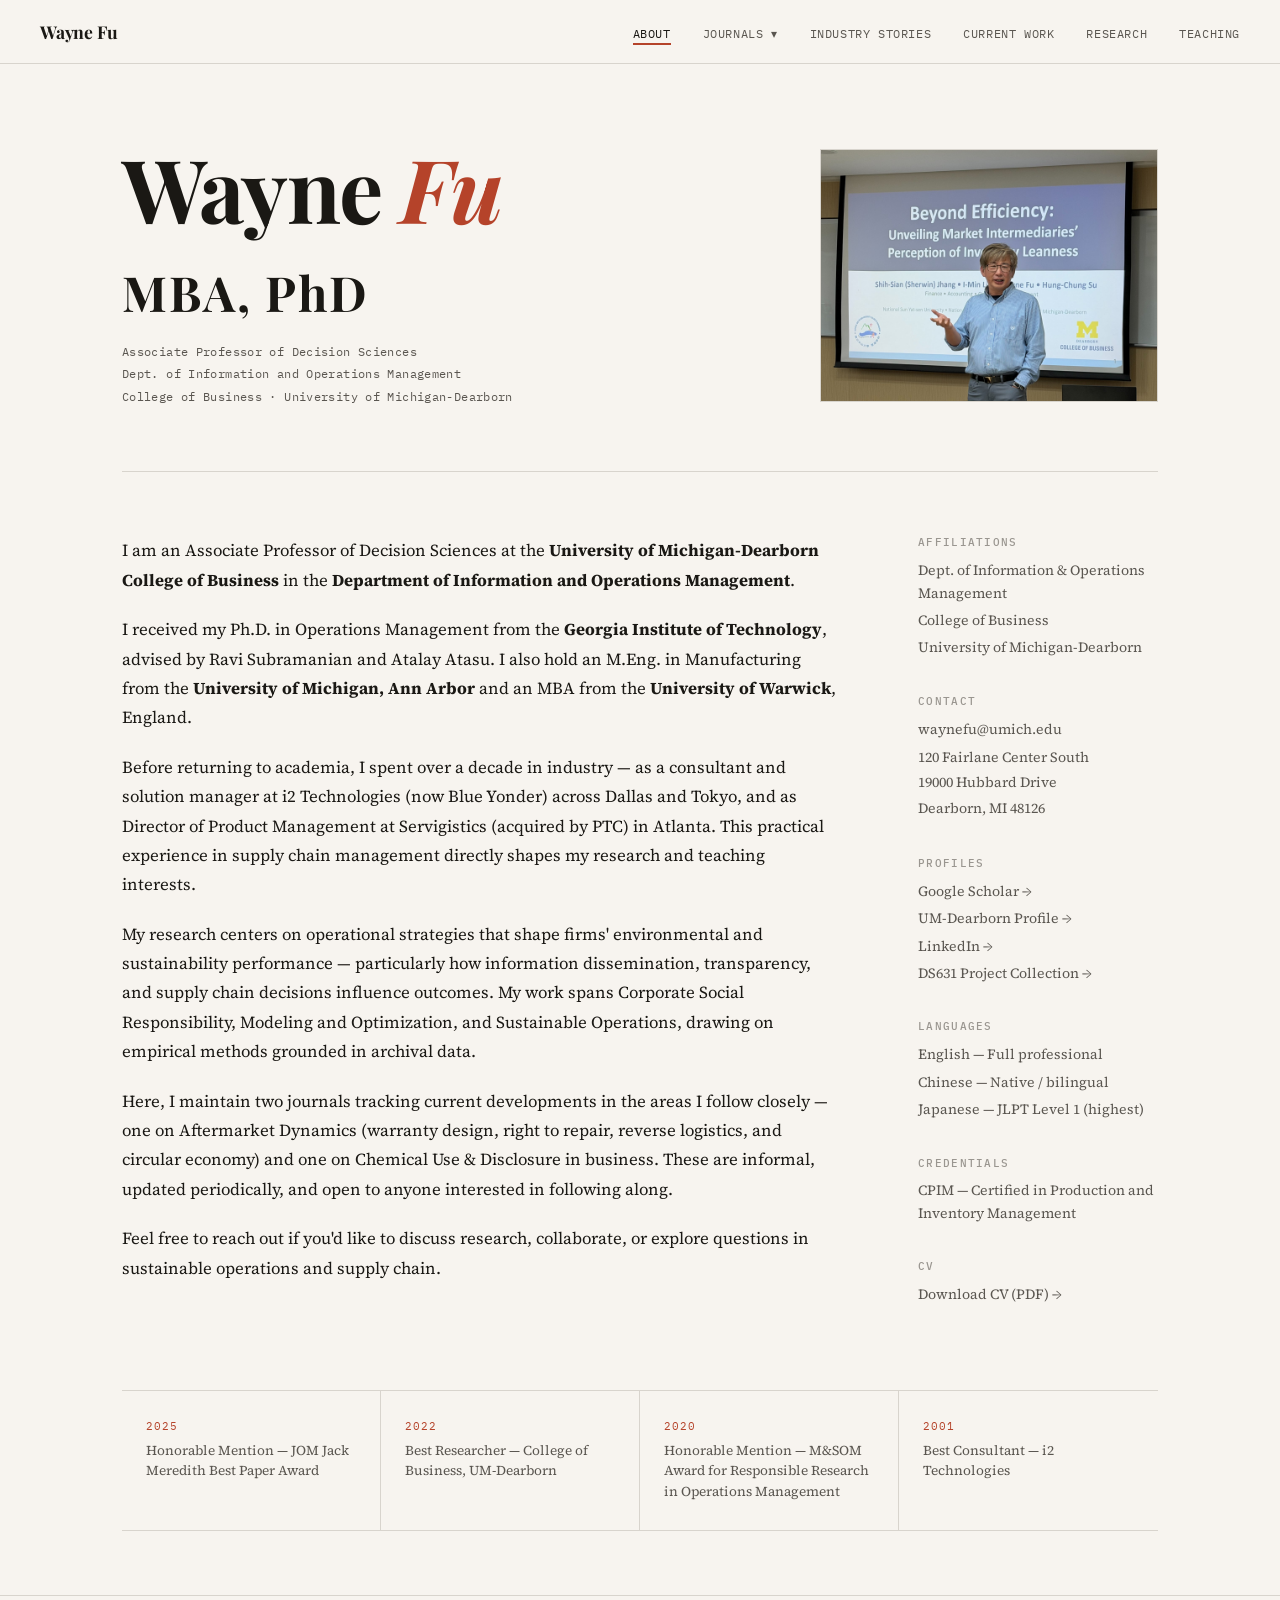
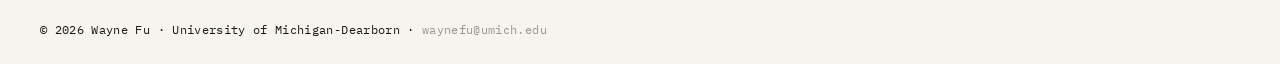
<file: index.html>
<!DOCTYPE html>
<html lang="en">
<head>
  <meta charset="UTF-8" />
  <meta name="viewport" content="width=device-width, initial-scale=1.0"/>
  <title>Wayne Fu, PhD — Academic Portfolio</title>
  <link rel="preconnect" href="https://fonts.googleapis.com">
  <link href="https://fonts.googleapis.com/css2?family=Playfair+Display:ital,wght@0,400;0,700;1,400&family=IBM+Plex+Mono:wght@400;500&family=Source+Serif+4:wght@300;400;600&display=swap" rel="stylesheet">
  <link rel="stylesheet" href="style.css">
</head>
<body>

  <nav class="nav">
    <div class="nav-name"><a href="index.html">Wayne Fu</a></div>
    <ul class="nav-links">
      <li><a href="index.html" class="active">About</a></li>
      <li class="nav-dropdown">
        <span class="nav-dropdown-label">Journals ▾</span>
        <ul class="dropdown-menu">
          <li><a href="journal.html">Aftermarket Dynamics</a></li>
          <li><a href="journal2.html">Chemical Use</a></li>
        </ul>
      </li>
      <li><a href="industry.html">Industry Stories</a></li>
      <li><a href="work.html">Current Work</a></li>
      <li><a href="research.html">Research</a></li>
      <li><a href="teaching.html">Teaching</a></li>
    </ul>
    <button class="nav-toggle" onclick="toggleNav()">☰</button>
  </nav>

  <main class="page-about">

    <section class="hero">
      <div class="hero-text">
        <h1 class="hero-name">Wayne <em>Fu</em><br><span style="font-size:0.55em;letter-spacing:0.04em;font-style:normal;">MBA, PhD</span></h1>
        <p class="hero-title">
          Associate Professor of Decision Sciences<br>
          Dept. of Information and Operations Management<br>
          College of Business · University of Michigan-Dearborn
        </p>
      </div>
      <div class="hero-photo">
        <img src="photo.jpg" alt="Wayne Fu, PhD" style="width:100%;aspect-ratio:4/3;object-fit:cover;object-position:center center;border:1px solid var(--border);">
      </div>
    </section>

    <section class="about-body">
      <div class="about-bio">

        <p>I am an Associate Professor of Decision Sciences at the <strong>University of Michigan-Dearborn College of Business</strong> in the <strong>Department of Information and Operations Management</strong>.</p>

        <p>I received my Ph.D. in Operations Management from the <strong>Georgia Institute of Technology</strong>, advised by Ravi Subramanian and Atalay Atasu. I also hold an M.Eng. in Manufacturing from the <strong>University of Michigan, Ann Arbor</strong> and an MBA from the <strong>University of Warwick</strong>, England.</p>

        <p>Before returning to academia, I spent over a decade in industry — as a consultant and solution manager at i2 Technologies (now Blue Yonder) across Dallas and Tokyo, and as Director of Product Management at Servigistics (acquired by PTC) in Atlanta. This practical experience in supply chain management directly shapes my research and teaching interests.</p>

        <p>My research centers on operational strategies that shape firms' environmental and sustainability performance — particularly how information dissemination, transparency, and supply chain decisions influence outcomes. My work spans Corporate Social Responsibility, Modeling and Optimization, and Sustainable Operations, drawing on empirical methods grounded in archival data.</p>

		<p>Here, I maintain two journals tracking current developments in the areas I follow closely — one on Aftermarket Dynamics (warranty design, right to repair, reverse logistics, and circular economy) and one on Chemical Use &amp; Disclosure in business. These are informal, updated periodically, and open to anyone interested in following along.</p>

        <p>Feel free to reach out if you'd like to discuss research, collaborate, or explore questions in sustainable operations and supply chain.</p>
      </div>

      <div class="about-sidebar">
        <div class="info-block">
          <h3>Affiliations</h3>
          <ul>
            <li>Dept. of Information &amp; Operations Management</li>
            <li>College of Business</li>
            <li>University of Michigan-Dearborn</li>
          </ul>
        </div>

        <div class="info-block">
          <h3>Contact</h3>
          <ul>
            <li><a href="mailto:waynefu@umich.edu">waynefu@umich.edu</a></li>
            <li style="line-height:1.8;color:var(--ink-light);font-size:0.88rem;">120 Fairlane Center South<br>19000 Hubbard Drive<br>Dearborn, MI 48126</li>
          </ul>
        </div>

        <div class="info-block">
          <h3>Profiles</h3>
          <ul>
            <li><a href="https://scholar.google.com/citations?user=iPHOKx8AAAAJ&amp;hl=en" target="_blank">Google Scholar →</a></li>
            <li><a href="https://umdearborn.edu/people-um-dearborn/wayne-fu" target="_blank">UM-Dearborn Profile →</a></li>
            <li><a href="https://www.linkedin.com/in/waynefu/" target="_blank">LinkedIn →</a></li>
            <li><a href="https://sites.google.com/umich.edu/ds631projects/about" target="_blank">DS631 Project Collection →</a></li>
          </ul>
        </div>

        <div class="info-block">
          <h3>Languages</h3>
          <ul>
            <li>English — Full professional</li>
            <li>Chinese — Native / bilingual</li>
            <li>Japanese — JLPT Level 1 (highest)</li>
          </ul>
        </div>

        <div class="info-block">
          <h3>Credentials</h3>
          <ul>
            <li>CPIM — Certified in Production and Inventory Management</li>
          </ul>
        </div>

        <div class="info-block">
          <h3>CV</h3>
          <ul>
            <li><a href="CurriculumVitae_-_WF_-_20251202.pdf">Download CV (PDF) →</a></li>
          </ul>
        </div>
      </div>
    </section>

    <section class="honors-strip">
      <div class="honor-item">
        <span class="honor-year">2025</span>
        <p>Honorable Mention — JOM Jack Meredith Best Paper Award</p>
      </div>
      <div class="honor-item">
        <span class="honor-year">2022</span>
        <p>Best Researcher — College of Business, UM-Dearborn</p>
      </div>
      <div class="honor-item">
        <span class="honor-year">2020</span>
        <p>Honorable Mention — M&SOM Award for Responsible Research in Operations Management</p>
      </div>
      <div class="honor-item">
        <span class="honor-year">2001</span>
        <p>Best Consultant — i2 Technologies</p>
      </div>
    </section>

  </main>

  <footer class="footer">
    <p>© 2026 Wayne Fu · University of Michigan-Dearborn · <a href="mailto:waynefu@umich.edu">waynefu@umich.edu</a></p>
  </footer>

  <script src="nav.js"></script>
</body>
</h
</file>
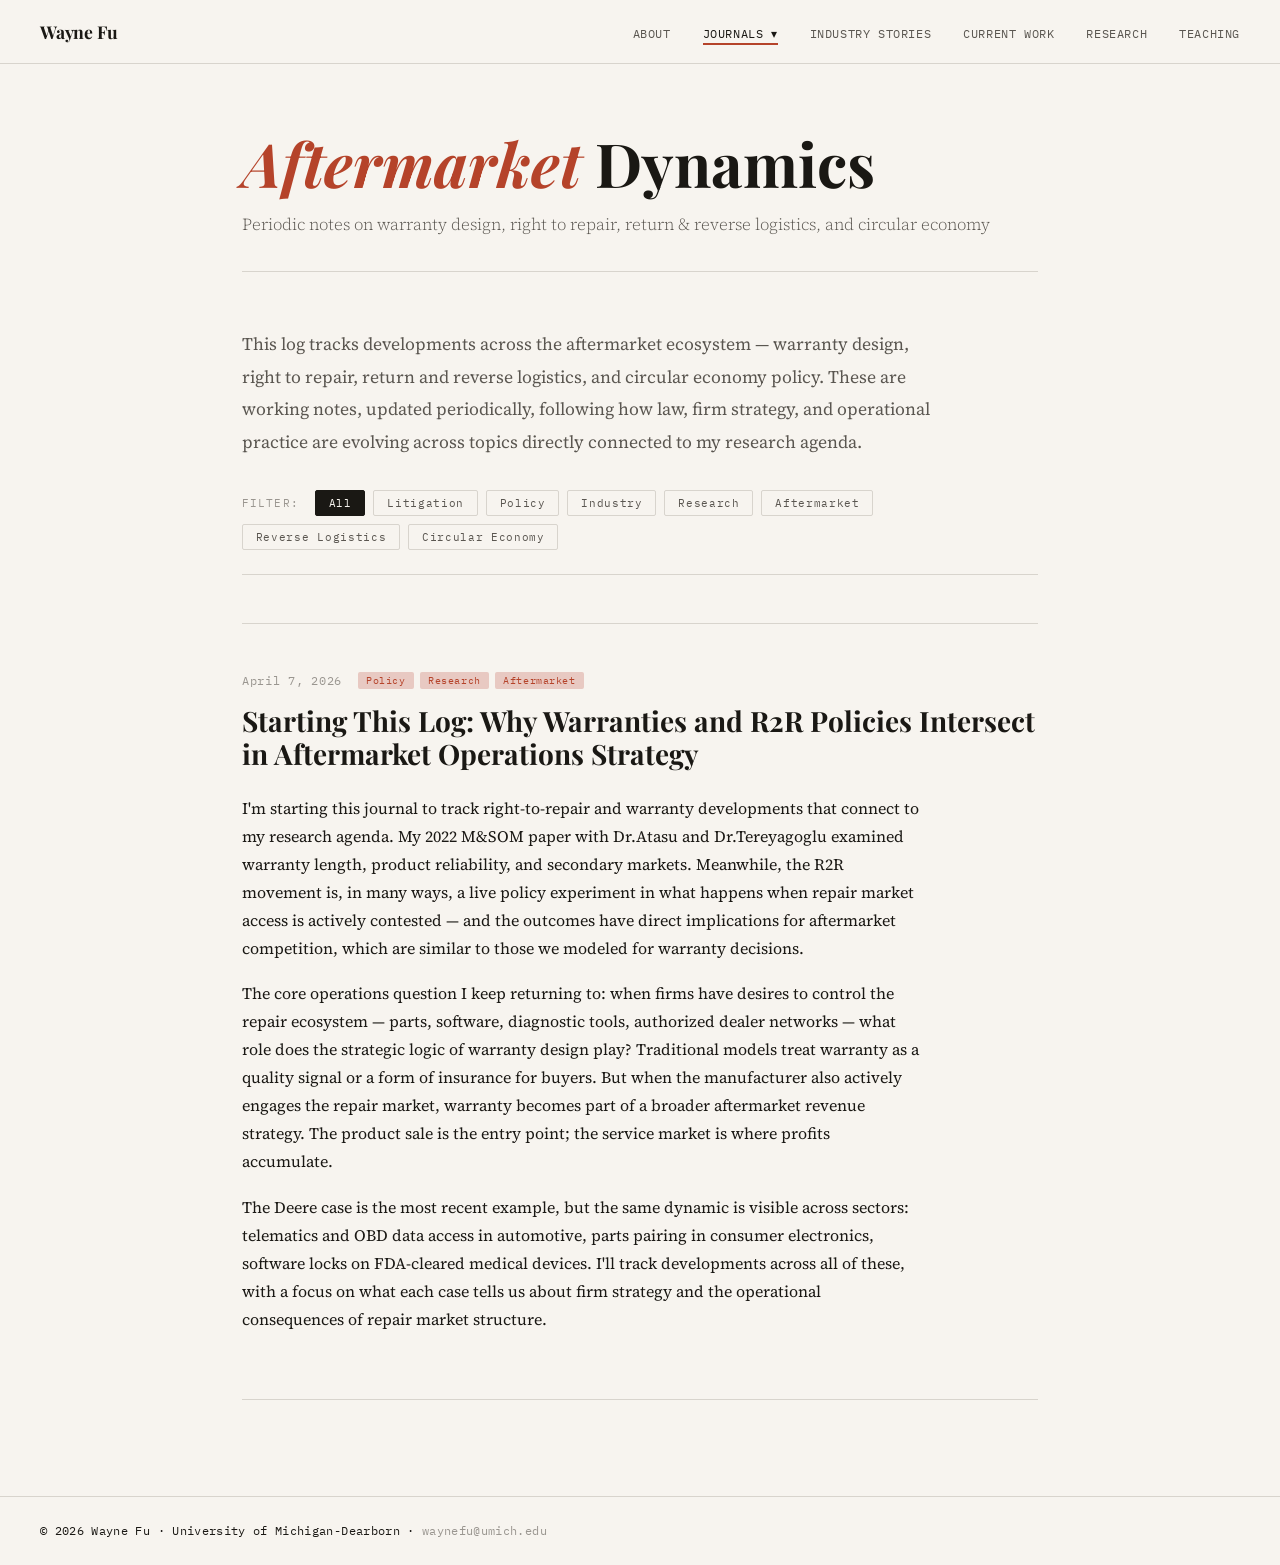
<file: journal.html>
<!DOCTYPE html>
<html lang="en">
<head>
  <meta charset="UTF-8" />
  <meta name="viewport" content="width=device-width, initial-scale=1.0"/>
  <title>Journal: Aftermarket Dynamics — Wayne Fu</title>
  <link rel="preconnect" href="https://fonts.googleapis.com">
  <link href="https://fonts.googleapis.com/css2?family=Playfair+Display:ital,wght@0,400;0,700;1,400&family=IBM+Plex+Mono:wght@400;500&family=Source+Serif+4:wght@300;400;600&display=swap" rel="stylesheet">
  <link rel="stylesheet" href="style.css">
</head>
<body>

  <nav class="nav">
    <div class="nav-name"><a href="index.html">Wayne Fu</a></div>
    <ul class="nav-links">
      <li><a href="index.html">About</a></li>
      <li class="nav-dropdown">
        <span class="nav-dropdown-label active">Journals ▾</span>
        <ul class="dropdown-menu">
          <li><a href="journal.html" class="active">Aftermarket Dynamics</a></li>
          <li><a href="journal2.html">Chemical Use</a></li>
        </ul>
      </li>
      <li><a href="industry.html">Industry Stories</a></li>
      <li><a href="work.html">Current Work</a></li>
      <li><a href="research.html">Research</a></li>
      <li><a href="teaching.html">Teaching</a></li>
    </ul>
    <button class="nav-toggle" onclick="toggleNav()">☰</button>
  </nav>

  <main class="page-inner">

    <div class="page-header">
      <h1><em>Aftermarket</em> Dynamics</h1>
      <p class="page-subtitle">Periodic notes on warranty design, right to repair, return &amp; reverse logistics, and circular economy</p>
    </div>

    <section class="journal-intro">
      <p class="lead">This log tracks developments across the aftermarket ecosystem — warranty design, right to repair, return and reverse logistics, and circular economy policy. These are working notes, updated periodically, following how law, firm strategy, and operational practice are evolving across topics directly connected to my research agenda.</p>
    </section>

    <div class="journal-filters">
      <span class="filter-label">Filter:</span>
      <button class="tag-btn active" onclick="filterEntries('all', event)">All</button>
      <button class="tag-btn" onclick="filterEntries('litigation', event)">Litigation</button>
      <button class="tag-btn" onclick="filterEntries('policy', event)">Policy</button>
      <button class="tag-btn" onclick="filterEntries('industry', event)">Industry</button>
      <button class="tag-btn" onclick="filterEntries('research', event)">Research</button>
      <button class="tag-btn" onclick="filterEntries('aftermarket', event)">Aftermarket</button>
      <button class="tag-btn" onclick="filterEntries('reverse-logistics', event)">Reverse Logistics</button>
      <button class="tag-btn" onclick="filterEntries('circular-economy', event)">Circular Economy</button>
    </div>

    <section class="journal-entries">

      <!-- ENTRY TEMPLATE: copy an <article> block, paste above existing entries, update date/tags/content. Filter tokens for data-tags: litigation, policy, industry, research. -->

      <article class="journal-entry" data-tags="policy research aftermarket">
        <div class="entry-meta">
          <span class="entry-date">April 7, 2026</span>
          <div class="entry-tags"><span>Policy</span><span>Research</span><span>Aftermarket</span></div>
        </div>
        <h2 class="entry-title">Starting This Log: Why Warranties and R2R Policies Intersect in Aftermarket Operations Strategy</h2>
        <div class="entry-body">
          <p>I'm starting this journal to track right-to-repair and warranty developments that connect to my research agenda. My 2022 M&amp;SOM paper with Dr.Atasu and Dr.Tereyagoglu examined warranty length, product reliability, and secondary markets. Meanwhile, the R2R movement is, in many ways, a live policy experiment in what happens when repair market access is actively contested — and the outcomes have direct implications for aftermarket competition, which are similar to those we modeled for warranty decisions.</p>

          <p>The core operations question I keep returning to: when firms have desires to control the repair ecosystem — parts, software, diagnostic tools, authorized dealer networks — what role does the strategic logic of warranty design play? Traditional models treat warranty as a quality signal or a form of insurance for buyers. But when the manufacturer also actively engages the repair market, warranty becomes part of a broader aftermarket revenue strategy. The product sale is the entry point; the service market is where profits accumulate.</p>

          <p>The Deere case is the most recent example, but the same dynamic is visible across sectors: telematics and OBD data access in automotive, parts pairing in consumer electronics, software locks on FDA-cleared medical devices. I'll track developments across all of these, with a focus on what each case tells us about firm strategy and the operational consequences of repair market structure.</p>
        </div>
      </article>

    </section>

  </main>

  <footer class="footer">
    <p>© 2026 Wayne Fu · University of Michigan-Dearborn · <a href="mailto:waynefu@umich.edu">waynefu@umich.edu</a></p>
  </footer>

  <script src="nav.js"></script>
  <script>
    function filterEntries(tag, event) {
      const entries = document.querySelectorAll('.journal-entry');
      document.querySelectorAll('.tag-btn').forEach(b => b.classList.remove('active'));
      if (event && event.target) event.target.classList.add('active');
      entries.forEach(e => {
        e.style.display = (tag === 'all' || e.dataset.tags.includes(tag)) ? 'block' : 'none';
      });
    }
  </script>
</body>
</file>
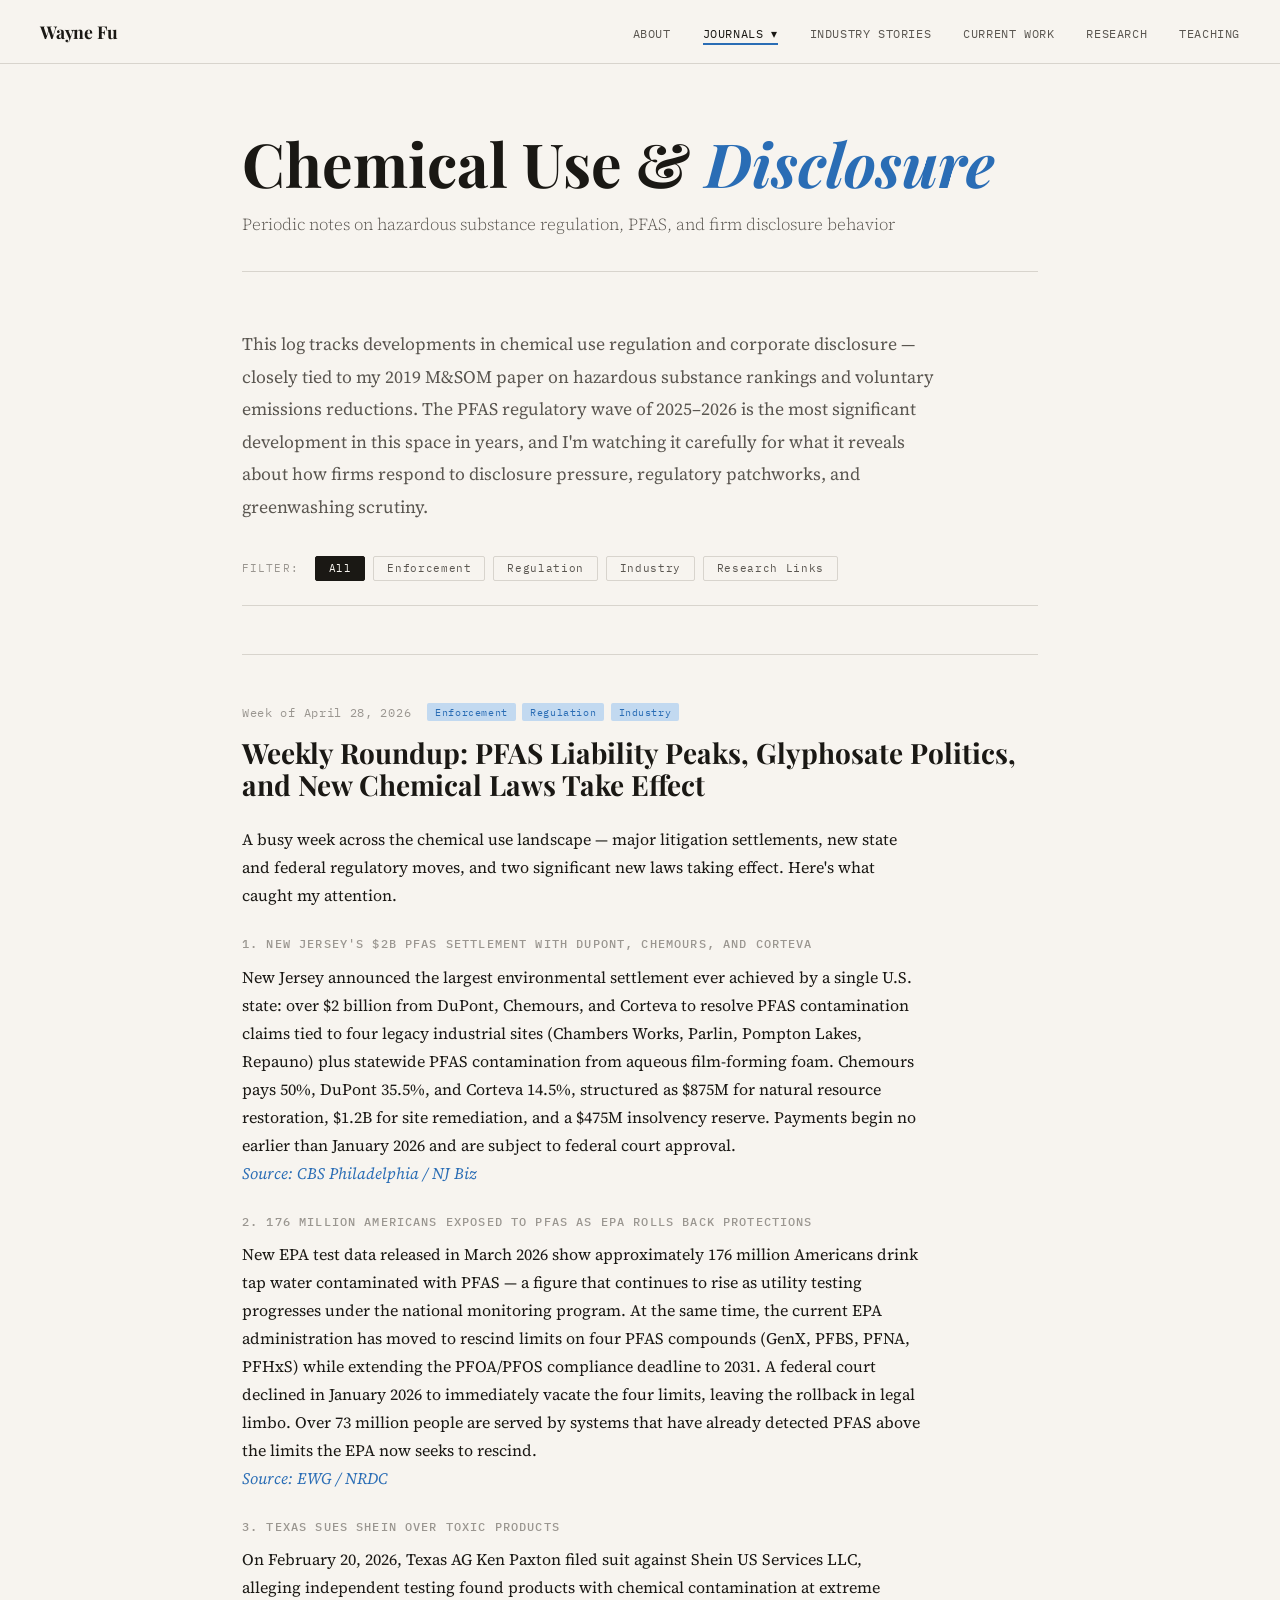
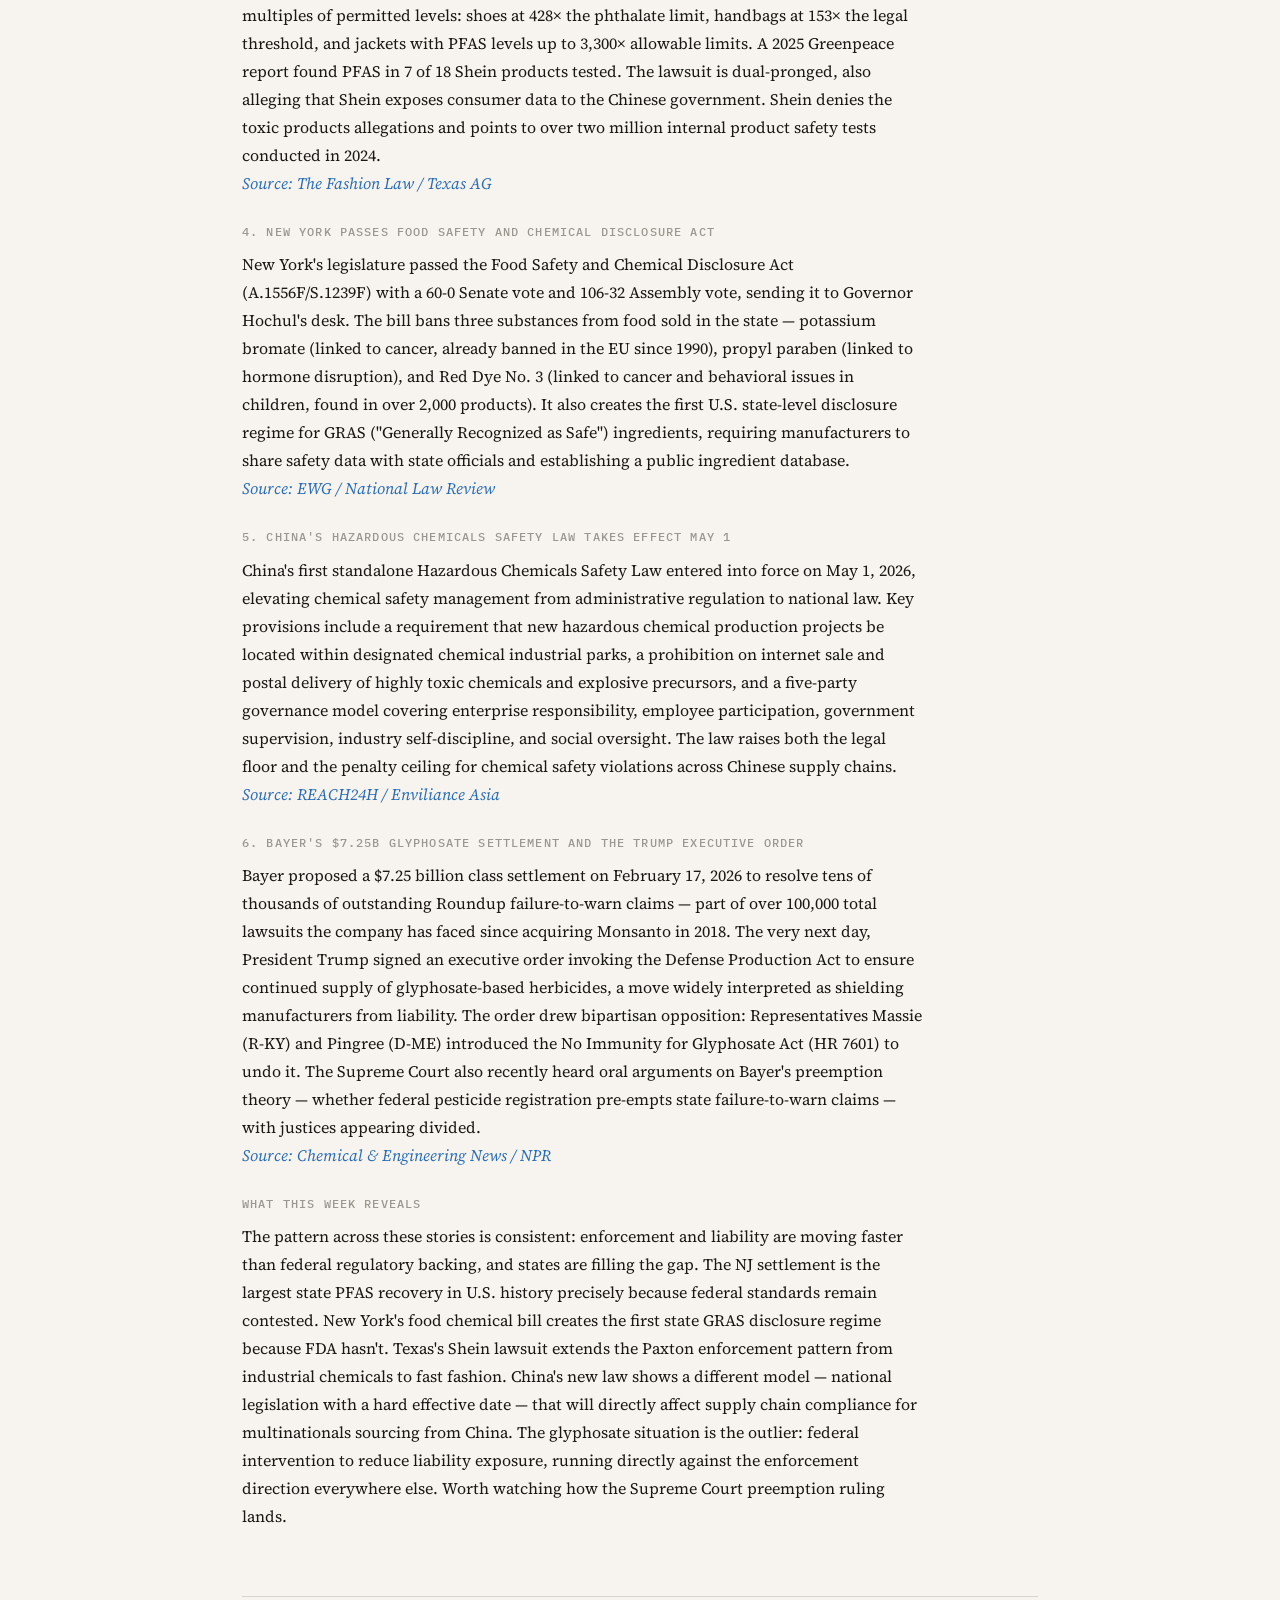
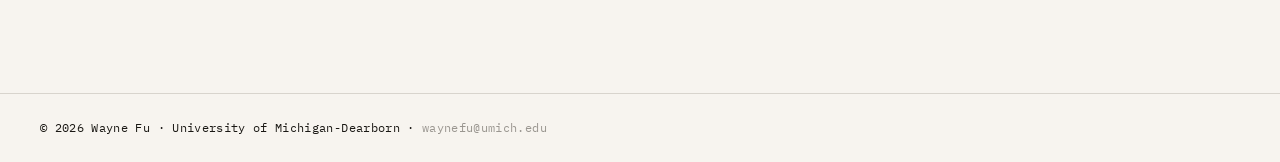
<file: journal2.html>
<!DOCTYPE html>
<html lang="en">
<head>
  <meta charset="UTF-8" />
  <meta name="viewport" content="width=device-width, initial-scale=1.0"/>
  <title>Journal: Chemical Use — Wayne Fu</title>
  <link rel="preconnect" href="https://fonts.googleapis.com">
  <link href="https://fonts.googleapis.com/css2?family=Playfair+Display:ital,wght@0,400;0,700;1,400&family=IBM+Plex+Mono:wght@400;500&family=Source+Serif+4:wght@300;400;600&display=swap" rel="stylesheet">
  <link rel="stylesheet" href="style.css">
  <style>
    :root {
      --accent: #2a6db5;
      --accent-light: #c2d9f0;
    }
  </style>
</head>
<body>

  <nav class="nav">
    <div class="nav-name"><a href="index.html">Wayne Fu</a></div>
    <ul class="nav-links">
      <li><a href="index.html">About</a></li>
      <li class="nav-dropdown">
        <span class="nav-dropdown-label active">Journals ▾</span>
        <ul class="dropdown-menu">
          <li><a href="journal.html">Aftermarket Dynamics</a></li>
          <li><a href="journal2.html" class="active">Chemical Use</a></li>
        </ul>
      </li>
      <li><a href="industry.html">Industry Stories</a></li>
      <li><a href="work.html">Current Work</a></li>
      <li><a href="research.html">Research</a></li>
      <li><a href="teaching.html">Teaching</a></li>
    </ul>
    <button class="nav-toggle" onclick="toggleNav()">☰</button>
  </nav>

  <main class="page-inner">

    <div class="page-header">
      <h1>Chemical Use &amp; <em>Disclosure</em></h1>
      <p class="page-subtitle">Periodic notes on hazardous substance regulation, PFAS, and firm disclosure behavior</p>
    </div>

    <section class="journal-intro">
      <p class="lead">This log tracks developments in chemical use regulation and corporate disclosure — closely tied to my 2019 M&SOM paper on hazardous substance rankings and voluntary emissions reductions. The PFAS regulatory wave of 2025–2026 is the most significant development in this space in years, and I'm watching it carefully for what it reveals about how firms respond to disclosure pressure, regulatory patchworks, and greenwashing scrutiny.</p>
    </section>

    <div class="journal-filters">
      <span class="filter-label">Filter:</span>
      <button class="tag-btn active" onclick="filterEntries('all', event)">All</button>
      <button class="tag-btn" onclick="filterEntries('enforcement', event)">Enforcement</button>
      <button class="tag-btn" onclick="filterEntries('regulation', event)">Regulation</button>
      <button class="tag-btn" onclick="filterEntries('industry', event)">Industry</button>
      <button class="tag-btn" onclick="filterEntries('research', event)">Research Links</button>
    </div>

    <section class="journal-entries">

      <article class="journal-entry" data-tags="enforcement regulation industry">
        <div class="entry-meta">
          <span class="entry-date">Week of April 28, 2026</span>
          <div class="entry-tags"><span>Enforcement</span><span>Regulation</span><span>Industry</span></div>
        </div>
        <h2 class="entry-title">Weekly Roundup: PFAS Liability Peaks, Glyphosate Politics, and New Chemical Laws Take Effect</h2>
        <div class="entry-body">
          <p>A busy week across the chemical use landscape — major litigation settlements, new state and federal regulatory moves, and two significant new laws taking effect. Here's what caught my attention.</p>

          <h3>1. New Jersey's $2B PFAS Settlement with DuPont, Chemours, and Corteva</h3>
          <p>New Jersey announced the largest environmental settlement ever achieved by a single U.S. state: over $2 billion from DuPont, Chemours, and Corteva to resolve PFAS contamination claims tied to four legacy industrial sites (Chambers Works, Parlin, Pompton Lakes, Repauno) plus statewide PFAS contamination from aqueous film-forming foam. Chemours pays 50%, DuPont 35.5%, and Corteva 14.5%, structured as $875M for natural resource restoration, $1.2B for site remediation, and a $475M insolvency reserve. Payments begin no earlier than January 2026 and are subject to federal court approval.
          <br><em>Source: <a href="https://www.cbsnews.com/philadelphia/news/dupont-pfas-settlement-chemours-corteva-new-jersey-repauno-parlin/" target="_blank">CBS Philadelphia</a> / <a href="https://njbiz.com/dupont-pfas-settlement-largest-nj-us-history/" target="_blank">NJ Biz</a></em></p>

          <h3>2. 176 Million Americans Exposed to PFAS as EPA Rolls Back Protections</h3>
          <p>New EPA test data released in March 2026 show approximately 176 million Americans drink tap water contaminated with PFAS — a figure that continues to rise as utility testing progresses under the national monitoring program. At the same time, the current EPA administration has moved to rescind limits on four PFAS compounds (GenX, PFBS, PFNA, PFHxS) while extending the PFOA/PFOS compliance deadline to 2031. A federal court declined in January 2026 to immediately vacate the four limits, leaving the rollback in legal limbo. Over 73 million people are served by systems that have already detected PFAS above the limits the EPA now seeks to rescind.
          <br><em>Source: <a href="https://www.ewg.org/news-insights/news-release/2026/03/new-data-shows-176m-exposed-forever-chemicals-trump-epa-rolls" target="_blank">EWG</a> / <a href="https://www.nrdc.org/press-releases/epa-seeks-roll-back-pfas-drinking-water-rules-keeping-millions-exposed-toxic-forever" target="_blank">NRDC</a></em></p>

          <h3>3. Texas Sues Shein Over Toxic Products</h3>
          <p>On February 20, 2026, Texas AG Ken Paxton filed suit against Shein US Services LLC, alleging independent testing found products with chemical contamination at extreme multiples of permitted levels: shoes at 428× the phthalate limit, handbags at 153× the legal threshold, and jackets with PFAS levels up to 3,300× allowable limits. A 2025 Greenpeace report found PFAS in 7 of 18 Shein products tested. The lawsuit is dual-pronged, also alleging that Shein exposes consumer data to the Chinese government. Shein denies the toxic products allegations and points to over two million internal product safety tests conducted in 2024.
          <br><em>Source: <a href="https://www.thefashionlaw.com/texas-files-sweeping-product-safety-data-practices-lawsuit-against-shein/" target="_blank">The Fashion Law</a> / <a href="https://www.texasattorneygeneral.gov/news/releases/attorney-general-ken-paxton-files-fifth-anti-ccp-lawsuit-four-days-suing-global-fast-fashion-giant" target="_blank">Texas AG</a></em></p>

          <h3>4. New York Passes Food Safety and Chemical Disclosure Act</h3>
          <p>New York's legislature passed the Food Safety and Chemical Disclosure Act (A.1556F/S.1239F) with a 60-0 Senate vote and 106-32 Assembly vote, sending it to Governor Hochul's desk. The bill bans three substances from food sold in the state — potassium bromate (linked to cancer, already banned in the EU since 1990), propyl paraben (linked to hormone disruption), and Red Dye No. 3 (linked to cancer and behavioral issues in children, found in over 2,000 products). It also creates the first U.S. state-level disclosure regime for GRAS ("Generally Recognized as Safe") ingredients, requiring manufacturers to share safety data with state officials and establishing a public ingredient database.
          <br><em>Source: <a href="https://www.ewg.org/news-insights/news-release/2026/04/new-york-lawmakers-pass-pivotal-food-safety-bill" target="_blank">EWG</a> / <a href="https://natlawreview.com/article/new-yorks-food-safety-and-chemical-disclosure-act-state-level-overhaul-gras" target="_blank">National Law Review</a></em></p>

          <h3>5. China's Hazardous Chemicals Safety Law Takes Effect May 1</h3>
          <p>China's first standalone Hazardous Chemicals Safety Law entered into force on May 1, 2026, elevating chemical safety management from administrative regulation to national law. Key provisions include a requirement that new hazardous chemical production projects be located within designated chemical industrial parks, a prohibition on internet sale and postal delivery of highly toxic chemicals and explosive precursors, and a five-party governance model covering enterprise responsibility, employee participation, government supervision, industry self-discipline, and social oversight. The law raises both the legal floor and the penalty ceiling for chemical safety violations across Chinese supply chains.
          <br><em>Source: <a href="https://en.reach24h.com/news/insights/chemical/china-new-hazardous-chemicals-safety-law" target="_blank">REACH24H</a> / <a href="https://enviliance.com/regions/east-asia/cn/report_14905" target="_blank">Enviliance Asia</a></em></p>

          <h3>6. Bayer's $7.25B Glyphosate Settlement and the Trump Executive Order</h3>
          <p>Bayer proposed a $7.25 billion class settlement on February 17, 2026 to resolve tens of thousands of outstanding Roundup failure-to-warn claims — part of over 100,000 total lawsuits the company has faced since acquiring Monsanto in 2018. The very next day, President Trump signed an executive order invoking the Defense Production Act to ensure continued supply of glyphosate-based herbicides, a move widely interpreted as shielding manufacturers from liability. The order drew bipartisan opposition: Representatives Massie (R-KY) and Pingree (D-ME) introduced the No Immunity for Glyphosate Act (HR 7601) to undo it. The Supreme Court also recently heard oral arguments on Bayer's preemption theory — whether federal pesticide registration pre-empts state failure-to-warn claims — with justices appearing divided.
          <br><em>Source: <a href="https://cen.acs.org/environment/pesticides/glyphosate-roundup-bayer-monsanto-preemption-trump-executive-order/104/web/2026/03" target="_blank">Chemical &amp; Engineering News</a> / <a href="https://www.npr.org/2026/04/28/nx-s1-5801645/maha-epa-pesticide-glyphosate-trump" target="_blank">NPR</a></em></p>

          <h3>What This Week Reveals</h3>
          <p>The pattern across these stories is consistent: enforcement and liability are moving faster than federal regulatory backing, and states are filling the gap. The NJ settlement is the largest state PFAS recovery in U.S. history precisely because federal standards remain contested. New York's food chemical bill creates the first state GRAS disclosure regime because FDA hasn't. Texas's Shein lawsuit extends the Paxton enforcement pattern from industrial chemicals to fast fashion. China's new law shows a different model — national legislation with a hard effective date — that will directly affect supply chain compliance for multinationals sourcing from China. The glyphosate situation is the outlier: federal intervention to reduce liability exposure, running directly against the enforcement direction everywhere else. Worth watching how the Supreme Court preemption ruling lands.</p>
        </div>
      </article>

      <!-- ENTRIES TEMPORARILY HIDDEN FOR REVIEW — remove surrounding comment markers to republish. ENTRY TEMPLATE: copy an article block, paste above existing entries, update content.
      <article class="journal-entry" data-tags="enforcement industry">
        <div class="entry-meta">
          <span class="entry-date">Week of April 14, 2026</span>
          <div class="entry-tags"><span>Enforcement</span><span>Industry</span></div>
        </div>
        <h2 class="entry-title">The Lululemon PFAS Investigation and the Greenwashing Problem</h2>
        <div class="entry-body">
          <p>On April 13, 2026, Texas Attorney General Ken Paxton launched a formal investigation into Lululemon over the potential presence of PFAS — per- and polyfluoroalkyl substances, commonly called "forever chemicals" — in its activewear products. The Civil Investigative Demand focuses on whether Lululemon has misled health-conscious consumers by marketing itself as a wellness and sustainability brand while selling products that may contain chemicals linked to endocrine disruption, infertility, and cancer.</p>

          <p>Lululemon's response was immediate and specific: the company says it phased out PFAS use entirely by early 2024, where the substances had been used in durable water repellent (DWR) treatments on a small share of outerwear products. The company says it requires all vendors to conduct regular third-party testing for restricted substances including PFAS, and that its products meet or exceed global regulatory standards. Lululemon shares fell about 3% on the announcement, compounding an already difficult stretch for the company that has included weakening sales and leadership changes.</p>

          <p>The investigation isn't a verdict. No independent lab results have been made public. But the framing is revealing: the Texas AG is examining not just whether PFAS are present, but whether Lululemon's marketing constituted deceptive misrepresentation — a greenwashing angle. This mirrors an earlier Lululemon class action (still active) that attacked the company's "eco-friendly" marketing claims rather than alleging consumer health harm. The same distinction shows up in the Simply Orange PFAS case: the claim isn't toxic injury, it's undisclosed chemical presence in a product marketed on natural or healthy grounds.</p>

          <p>This is also part of a broader enforcement pattern by Paxton. In 2024 he sued 3M and DuPont over PFAS safety misrepresentations in Teflon, Stainmaster, and Scotchgard. The Shein PFAS investigation is ongoing. The Lululemon probe fits a visible strategy of expanding PFAS enforcement from industrial manufacturers to consumer product companies, especially those whose brand identity centers on wellness, sustainability, or clean living.</p>

          <h3>What This Means for Firms</h3>
          <p>The operations implication here is about supply chain transparency, not just regulatory compliance. Lululemon's defense rests on vendor testing requirements and restricted substances lists — standard tools in chemical compliance programs. But the investigation signals that those processes may not be enough if a brand's marketing creates expectations that outrun its supply chain's actual chemical transparency. The gap between what firms say about their products and what third-party testing finds is the new litigation frontier.</p>

          <h3>Connection to My Research</h3>
          <p>My 2019 M&SOM paper with Kalkanci and Subramanian examined whether hazardous substance rankings — a form of comparative disclosure — actually drove voluntary emissions reductions. The PFAS context is a good test case. The regulatory mechanism here is different (state AG enforcement rather than rankings), but the underlying question is the same: does disclosure pressure change firm behavior, or does it just change firm communication?</p>

          <h3>Sources</h3>
          <ul>
            <li>Texas AG press release, April 13, 2026 — Paxton investigation announcement.</li>
            <li>CBC News / AP, April 13, 2026 — Lululemon response statement.</li>
            <li>ESG Dive, April 2026 — Context on Lululemon's vendor testing protocols and prior Paxton PFAS actions.</li>
          </ul>
        </div>
      </article>

      <article class="journal-entry" data-tags="regulation">
        <div class="entry-meta">
          <span class="entry-date">Week of April 7, 2026</span>
          <div class="entry-tags"><span>Regulation</span></div>
        </div>
        <h2 class="entry-title">The PFAS Regulatory Patchwork: What Firms Are Now Navigating</h2>
        <div class="entry-body">
          <p>The PFAS regulatory environment as of early 2026 is best described as a patchwork — aggressive, fast-moving, and fragmented across state lines. There is no single federal product ban. What exists instead is a growing web of state-level prohibitions, disclosure requirements, and reporting deadlines that vary significantly by product category, state, and timeline.</p>

          <p>As of January 2026, new PFAS product prohibitions took effect in Colorado, Connecticut, Illinois, Maine, Minnesota, Vermont, and Washington — covering textiles, cookware, cosmetics, dental floss, cleaning products, children's products, and more. France implemented a national PFAS product ban on January 1 as well. The EU's REACH universal PFAS restriction remains under evaluation, with a final rule expected in spring 2026. Minnesota's Amara's Law — currently the most comprehensive U.S. state statute — will eventually ban intentionally added PFAS in all consumer products by 2032, with a major manufacturer reporting deadline of July 1, 2026.</p>

          <p>At the federal level, the EPA's TSCA PFAS Reporting Rule (covering manufacturers and importers who have used PFAS since 2011) had a reporting deadline of January 11, 2026 for most companies. A proposed rule to narrow the definition of "article" and expand de minimis exemptions was under comment at year-end 2025, with a final rule expected in spring 2026. The TSCA rule is notable because it applies to finished products ("articles"), not just raw chemicals — affecting textiles, packaging, electronics, and food service providers far downstream in the supply chain.</p>

          <p>The practical challenge for manufacturers: nearly 350 PFAS bills were introduced in 39 states in 2025. The compliance burden is not just chemical reformulation — it's tracking which substances are prohibited in which states for which product categories on which timelines, often with no federal preemption to create consistency. As federal regulators have loosened some PFAS requirements under the current administration, states are explicitly moving to fill the gap.</p>

          <h3>An Open Question</h3>
          <p>The research question this raises: in a fragmented regulatory environment where state rules vary significantly, do firms converge on the strictest standard (effectively treating the most restrictive state as the national standard) or do they maintain differentiated product lines? The apparel and consumer products industries seem to be moving toward convergence — primarily because managing PFAS-free and non-PFAS-free supply chains in parallel is operationally costly. But the compliance costs of convergence are also significant. This connects directly to the kind of empirical question I've worked on before: how do firms respond to regulatory variation across jurisdictions?</p>

          <h3>Sources</h3>
          <ul>
            <li>MultiState, January 2026 — Summary of 2025 PFAS state legislation and 2026 trends.</li>
            <li>Morgan Lewis, January 2026 — Legal analysis of new PFAS prohibitions taking effect in 2026.</li>
            <li>Manufacturing Dive, January 2026 — State PFAS laws effective 2026: Illinois, Minnesota, Connecticut, Vermont, Washington, New York.</li>
            <li>Brownstein, November 2025 — Overview of state product bans, federal standards, and legal exposure.</li>
            <li>BCLP, February 2026 — Federal PFAS regulation: 2025 activities and 2026 anticipated actions.</li>
          </ul>
        </div>
      </article>

      <article class="journal-entry" data-tags="research industry">
        <div class="entry-meta">
          <span class="entry-date">Week of March 31, 2026</span>
          <div class="entry-tags"><span>Research Links</span><span>Industry</span></div>
        </div>
        <h2 class="entry-title">Starting This Log: Chemical Disclosure as an Operations Problem</h2>
        <div class="entry-body">
          <p>I'm starting this second journal to track chemical use and disclosure developments — an area I've worked on empirically since my 2019 M&SOM paper on hazardous substance rankings (with Kalkanci and Subramanian). The PFAS wave of the last two years has become the most active testing ground for questions I've long been interested in: do disclosure requirements actually change firm behavior, or do they just generate paperwork and litigation?</p>

          <p>The structural issue is familiar: chemical hazard information is hard for consumers to access, evaluate, and act on. Regulatory rankings and disclosure requirements try to solve this by making chemical risks visible. But firms can respond to disclosure pressure in multiple ways — actual reformulation, substitution with other chemicals of concern, voluntary phaseouts timed to preempt regulation, or marketing claims that outrun supply chain reality. Each response has different operational and social welfare implications.</p>

          <p>PFAS is a particularly interesting case because the regulatory pressure is coming from multiple directions simultaneously: state product bans, federal reporting requirements, state AG enforcement, class action litigation, and greenwashing scrutiny. The cumulative effect on firm behavior — specifically whether it drives genuine supply chain reformulation or strategic communication — is something worth watching carefully week by week.</p>
        </div>
      </article>
      -->

    </section>

  </main>

  <footer class="footer">
    <p>© 2026 Wayne Fu · University of Michigan-Dearborn · <a href="mailto:waynefu@umich.edu">waynefu@umich.edu</a></p>
  </footer>

  <script src="nav.js"></script>
  <script>
    function filterEntries(tag, event) {
      const entries = document.querySelectorAll('.journal-entry');
      document.querySelectorAll('.tag-btn').forEach(b => b.classList.remove('active'));
      if (event && event.target) event.target.classList.add('active');
      entries.forEach(e => {
        e.style.display = (tag === 'all' || e.dataset.tags.includes(tag)) ? 'block' : 'none';
      });
    }
  </script>
</body>
</html>
</file>
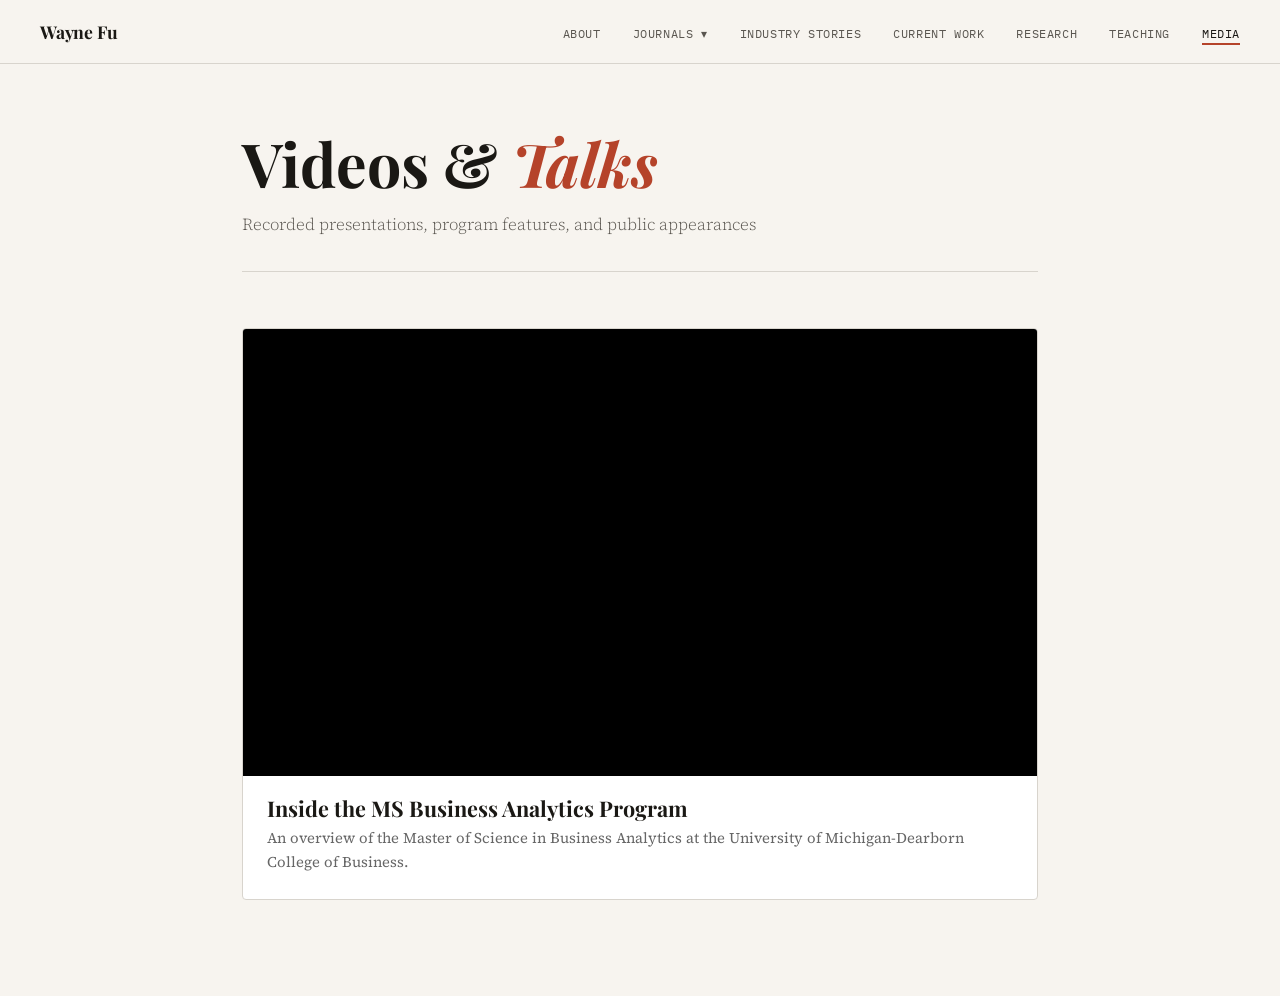
<file: media.html>
<!DOCTYPE html>
<html lang="en">
<head>
  <meta charset="UTF-8" />
  <meta name="viewport" content="width=device-width, initial-scale=1.0"/>
  <title>Media — Wayne Fu</title>
  <link rel="preconnect" href="https://fonts.googleapis.com">
  <link href="https://fonts.googleapis.com/css2?family=Playfair+Display:ital,wght@0,400;0,700;1,400&family=IBM+Plex+Mono:wght@400;500&family=Source+Serif+4:wght@300;400;600&display=swap" rel="stylesheet">
  <link rel="stylesheet" href="style.css">
  <style>
    .media-grid {
      display: grid;
      grid-template-columns: repeat(auto-fill, minmax(560px, 1fr));
      gap: 2.5rem;
      margin-top: 2.5rem;
    }
    .media-card {
      border: 1px solid var(--border, #ddd);
      border-radius: 4px;
      overflow: hidden;
      background: var(--surface, #fff);
    }
    .media-card .video-wrap {
      position: relative;
      padding-top: 56.25%;
      background: #000;
    }
    .media-card .video-wrap iframe {
      position: absolute;
      inset: 0;
      width: 100%;
      height: 100%;
      border: none;
    }
    .media-card-body {
      padding: 1.25rem 1.5rem 1.5rem;
    }
    .media-card-body h2 {
      font-family: 'Playfair Display', serif;
      font-size: 1.35rem;
      font-weight: 700;
      margin: 0 0 0.4rem;
    }
    .media-card-body p {
      font-size: 0.93rem;
      color: var(--text-muted, #666);
      margin: 0;
      line-height: 1.6;
    }
    @media (max-width: 640px) {
      .media-grid { grid-template-columns: 1fr; }
    }
  </style>
</head>
<body>

  <nav class="nav">
    <div class="nav-name"><a href="index.html">Wayne Fu</a></div>
    <ul class="nav-links">
      <li><a href="index.html">About</a></li>
      <li class="nav-dropdown">
        <span class="nav-dropdown-label">Journals ▾</span>
        <ul class="dropdown-menu">
          <li><a href="journal.html">Aftermarket Dynamics</a></li>
          <li><a href="journal2.html">Chemical Use</a></li>
        </ul>
      </li>
      <li><a href="industry.html">Industry Stories</a></li>
      <li><a href="work.html">Current Work</a></li>
      <li><a href="research.html">Research</a></li>
      <li><a href="teaching.html">Teaching</a></li>
      <li><a href="media.html" class="active">Media</a></li>
    </ul>
    <button class="nav-toggle" onclick="toggleNav()">☰</button>
  </nav>

  <main class="page-inner">

    <div class="page-header">
      <h1>Videos &amp; <em>Talks</em></h1>
      <p class="page-subtitle">Recorded presentations, program features, and public appearances</p>
    </div>

    <div class="media-grid">

      <!-- VIDEO 1 -->
      <div class="media-card">
        <div class="video-wrap">
          <iframe
            src="https://www.youtube.com/embed/ZFOzx8UZKho"
            title="Inside the MS Business Analytics Program"
            allow="accelerometer; autoplay; clipboard-write; encrypted-media; gyroscope; picture-in-picture"
            allowfullscreen>
          </iframe>
        </div>
        <div class="media-card-body">
          <h2>Inside the MS Business Analytics Program</h2>
          <p>An overview of the Master of Science in Business Analytics at the University of Michigan-Dearborn College of Business.</p>
        </div>
      </div>

    </div>

  </main>

  <script src="nav.js"></script>
</body>
</html>
</file>
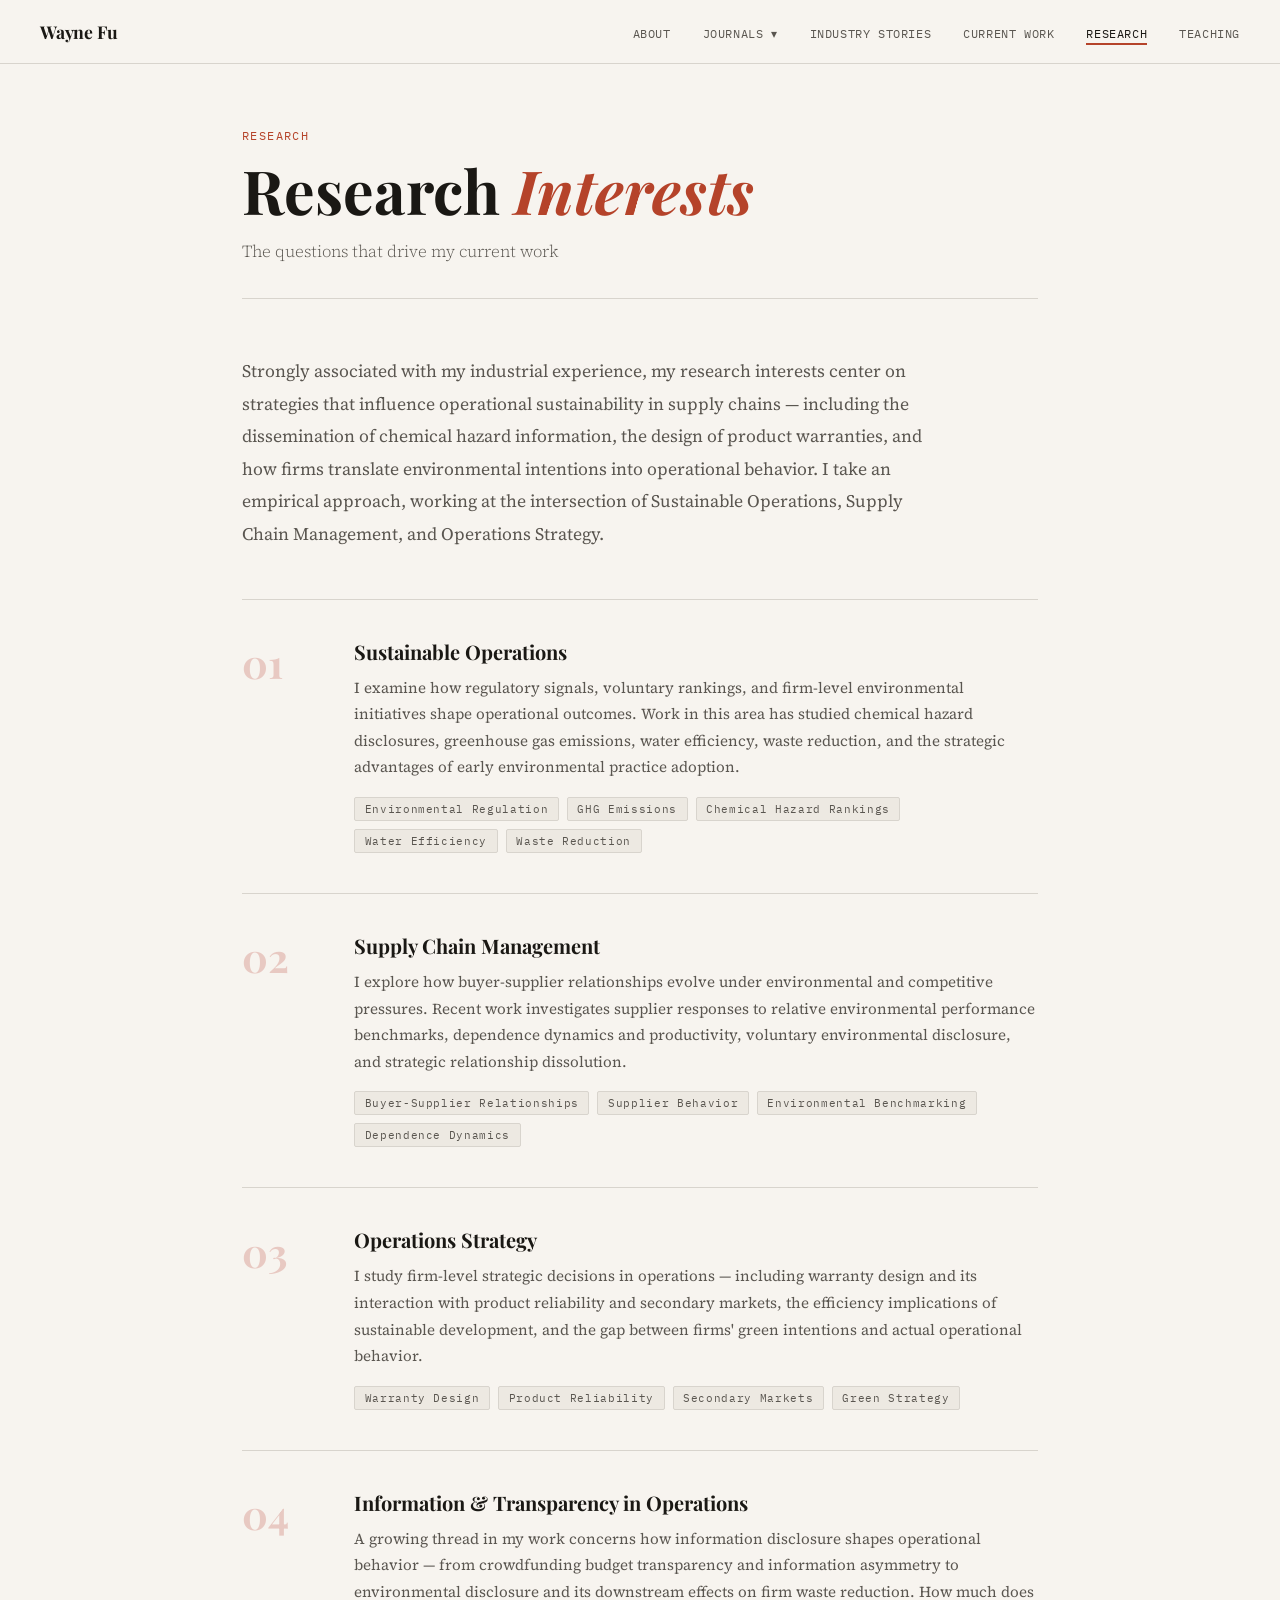
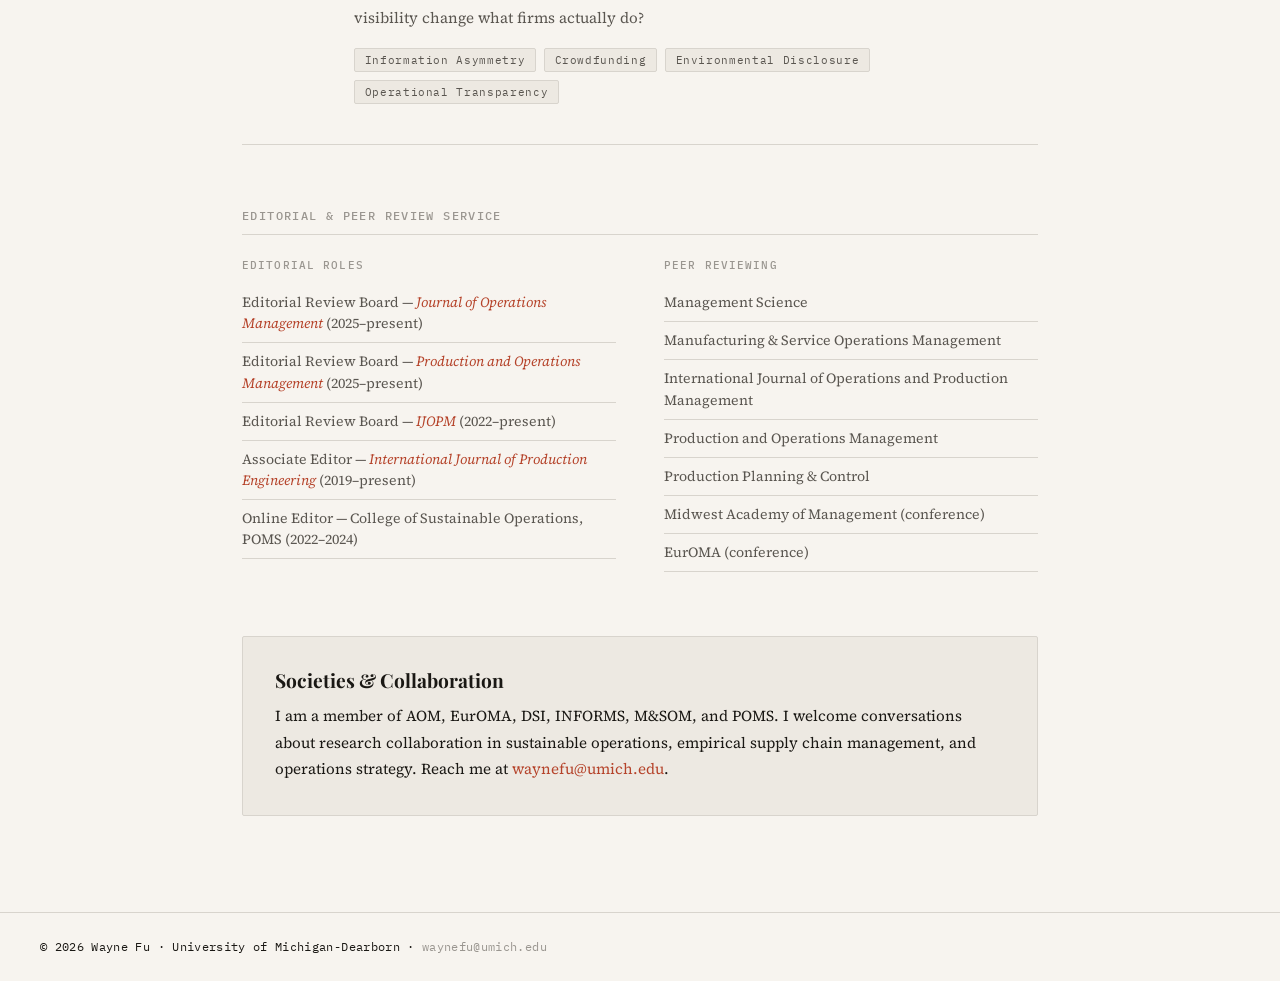
<file: research.html>
<!DOCTYPE html>
<html lang="en">
<head>
  <meta charset="UTF-8" />
  <meta name="viewport" content="width=device-width, initial-scale=1.0"/>
  <title>Research — Wayne Fu</title>
  <link rel="preconnect" href="https://fonts.googleapis.com">
  <link href="https://fonts.googleapis.com/css2?family=Playfair+Display:ital,wght@0,400;0,700;1,400&family=IBM+Plex+Mono:wght@400;500&family=Source+Serif+4:wght@300;400;600&display=swap" rel="stylesheet">
  <link rel="stylesheet" href="style.css">
</head>
<body>

  <nav class="nav">
    <div class="nav-name"><a href="index.html">Wayne Fu</a></div>
    <ul class="nav-links">
      <li><a href="index.html">About</a></li>
      <li class="nav-dropdown">
        <span class="nav-dropdown-label">Journals ▾</span>
        <ul class="dropdown-menu">
          <li><a href="journal.html">Aftermarket Dynamics</a></li>
          <li><a href="journal2.html">Chemical Use</a></li>
        </ul>
      </li>
      <li><a href="industry.html">Industry Stories</a></li>
      <li><a href="work.html">Current Work</a></li>
      <li><a href="research.html" class="active">Research</a></li>
      <li><a href="teaching.html">Teaching</a></li>
    </ul>
    <button class="nav-toggle" onclick="toggleNav()">☰</button>
  </nav>

  <main class="page-inner">

    <div class="page-header">
      <span class="page-label">Research</span>
      <h1>Research <em>Interests</em></h1>
      <p class="page-subtitle">The questions that drive my current work</p>
    </div>

    <section class="research-intro">
      <p class="lead">Strongly associated with my industrial experience, my research interests center on strategies that influence operational sustainability in supply chains — including the dissemination of chemical hazard information, the design of product warranties, and how firms translate environmental intentions into operational behavior. I take an empirical approach, working at the intersection of Sustainable Operations, Supply Chain Management, and Operations Strategy.</p>
    </section>

    <section class="research-areas">

      <div class="research-card">
        <div class="card-number">01</div>
        <div class="card-content">
          <h2>Sustainable Operations</h2>
          <p>I examine how regulatory signals, voluntary rankings, and firm-level environmental initiatives shape operational outcomes. Work in this area has studied chemical hazard disclosures, greenhouse gas emissions, water efficiency, waste reduction, and the strategic advantages of early environmental practice adoption.</p>
          <div class="card-tags">
            <span>Environmental Regulation</span>
            <span>GHG Emissions</span>
            <span>Chemical Hazard Rankings</span>
            <span>Water Efficiency</span>
            <span>Waste Reduction</span>
          </div>
        </div>
      </div>

      <div class="research-card">
        <div class="card-number">02</div>
        <div class="card-content">
          <h2>Supply Chain Management</h2>
          <p>I explore how buyer-supplier relationships evolve under environmental and competitive pressures. Recent work investigates supplier responses to relative environmental performance benchmarks, dependence dynamics and productivity, voluntary environmental disclosure, and strategic relationship dissolution.</p>
          <div class="card-tags">
            <span>Buyer-Supplier Relationships</span>
            <span>Supplier Behavior</span>
            <span>Environmental Benchmarking</span>
            <span>Dependence Dynamics</span>
          </div>
        </div>
      </div>

      <div class="research-card">
        <div class="card-number">03</div>
        <div class="card-content">
          <h2>Operations Strategy</h2>
          <p>I study firm-level strategic decisions in operations — including warranty design and its interaction with product reliability and secondary markets, the efficiency implications of sustainable development, and the gap between firms' green intentions and actual operational behavior.</p>
          <div class="card-tags">
            <span>Warranty Design</span>
            <span>Product Reliability</span>
            <span>Secondary Markets</span>
            <span>Green Strategy</span>
          </div>
        </div>
      </div>

      <div class="research-card">
        <div class="card-number">04</div>
        <div class="card-content">
          <h2>Information &amp; Transparency in Operations</h2>
          <p>A growing thread in my work concerns how information disclosure shapes operational behavior — from crowdfunding budget transparency and information asymmetry to environmental disclosure and its downstream effects on firm waste reduction. How much does visibility change what firms actually do?</p>
          <div class="card-tags">
            <span>Information Asymmetry</span>
            <span>Crowdfunding</span>
            <span>Environmental Disclosure</span>
            <span>Operational Transparency</span>
          </div>
        </div>
      </div>

    </section>

    <section class="work-section">
      <h2 class="section-heading">Editorial &amp; Peer Review Service</h2>
      <div class="service-grid">

        <div class="service-block">
          <h3>Editorial Roles</h3>
          <ul class="service-list">
            <li>Editorial Review Board — <em>Journal of Operations Management</em> (2025–present)</li>
            <li>Editorial Review Board — <em>Production and Operations Management</em> (2025–present)</li>
            <li>Editorial Review Board — <em>IJOPM</em> (2022–present)</li>
            <li>Associate Editor — <em>International Journal of Production Engineering</em> (2019–present)</li>
            <li>Online Editor — College of Sustainable Operations, POMS (2022–2024)</li>
          </ul>
        </div>

        <div class="service-block">
          <h3>Peer Reviewing</h3>
          <ul class="service-list">
            <li>Management Science</li>
            <li>Manufacturing &amp; Service Operations Management</li>
            <li>International Journal of Operations and Production Management</li>
            <li>Production and Operations Management</li>
            <li>Production Planning &amp; Control</li>
            <li>Midwest Academy of Management (conference)</li>
            <li>EurOMA (conference)</li>
          </ul>
        </div>

      </div>
    </section>

    <section class="research-collab">
      <h2>Societies &amp; Collaboration</h2>
      <p>I am a member of AOM, EurOMA, DSI, INFORMS, M&SOM, and POMS. I welcome conversations about research collaboration in sustainable operations, empirical supply chain management, and operations strategy. Reach me at <a href="mailto:waynefu@umich.edu">waynefu@umich.edu</a>.</p>
    </section>

  </main>

  <footer class="footer">
    <p>© 2026 Wayne Fu · University of Michigan-Dearborn · <a href="mailto:waynefu@umich.edu">waynefu@umich.edu</a></p>
  </footer>

  <script src="nav.js"></script>
</body>
</html>
</file>
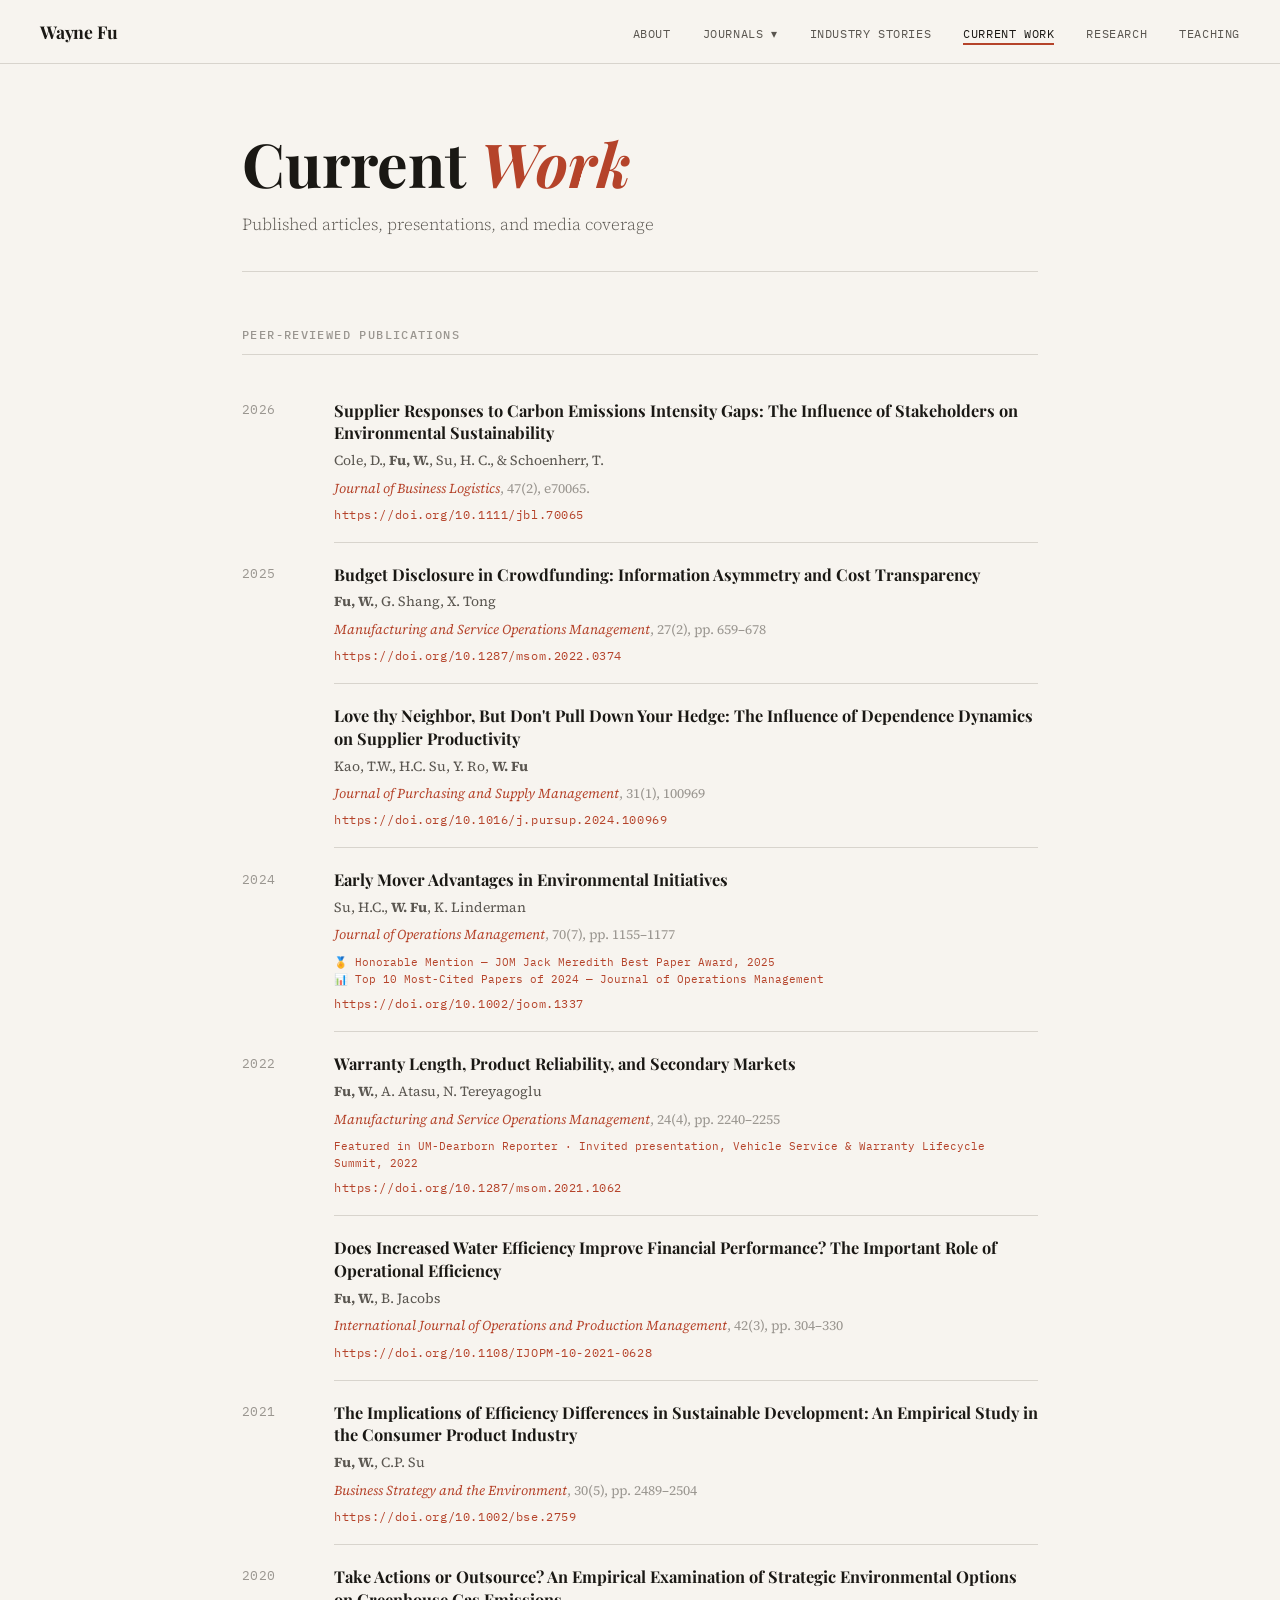
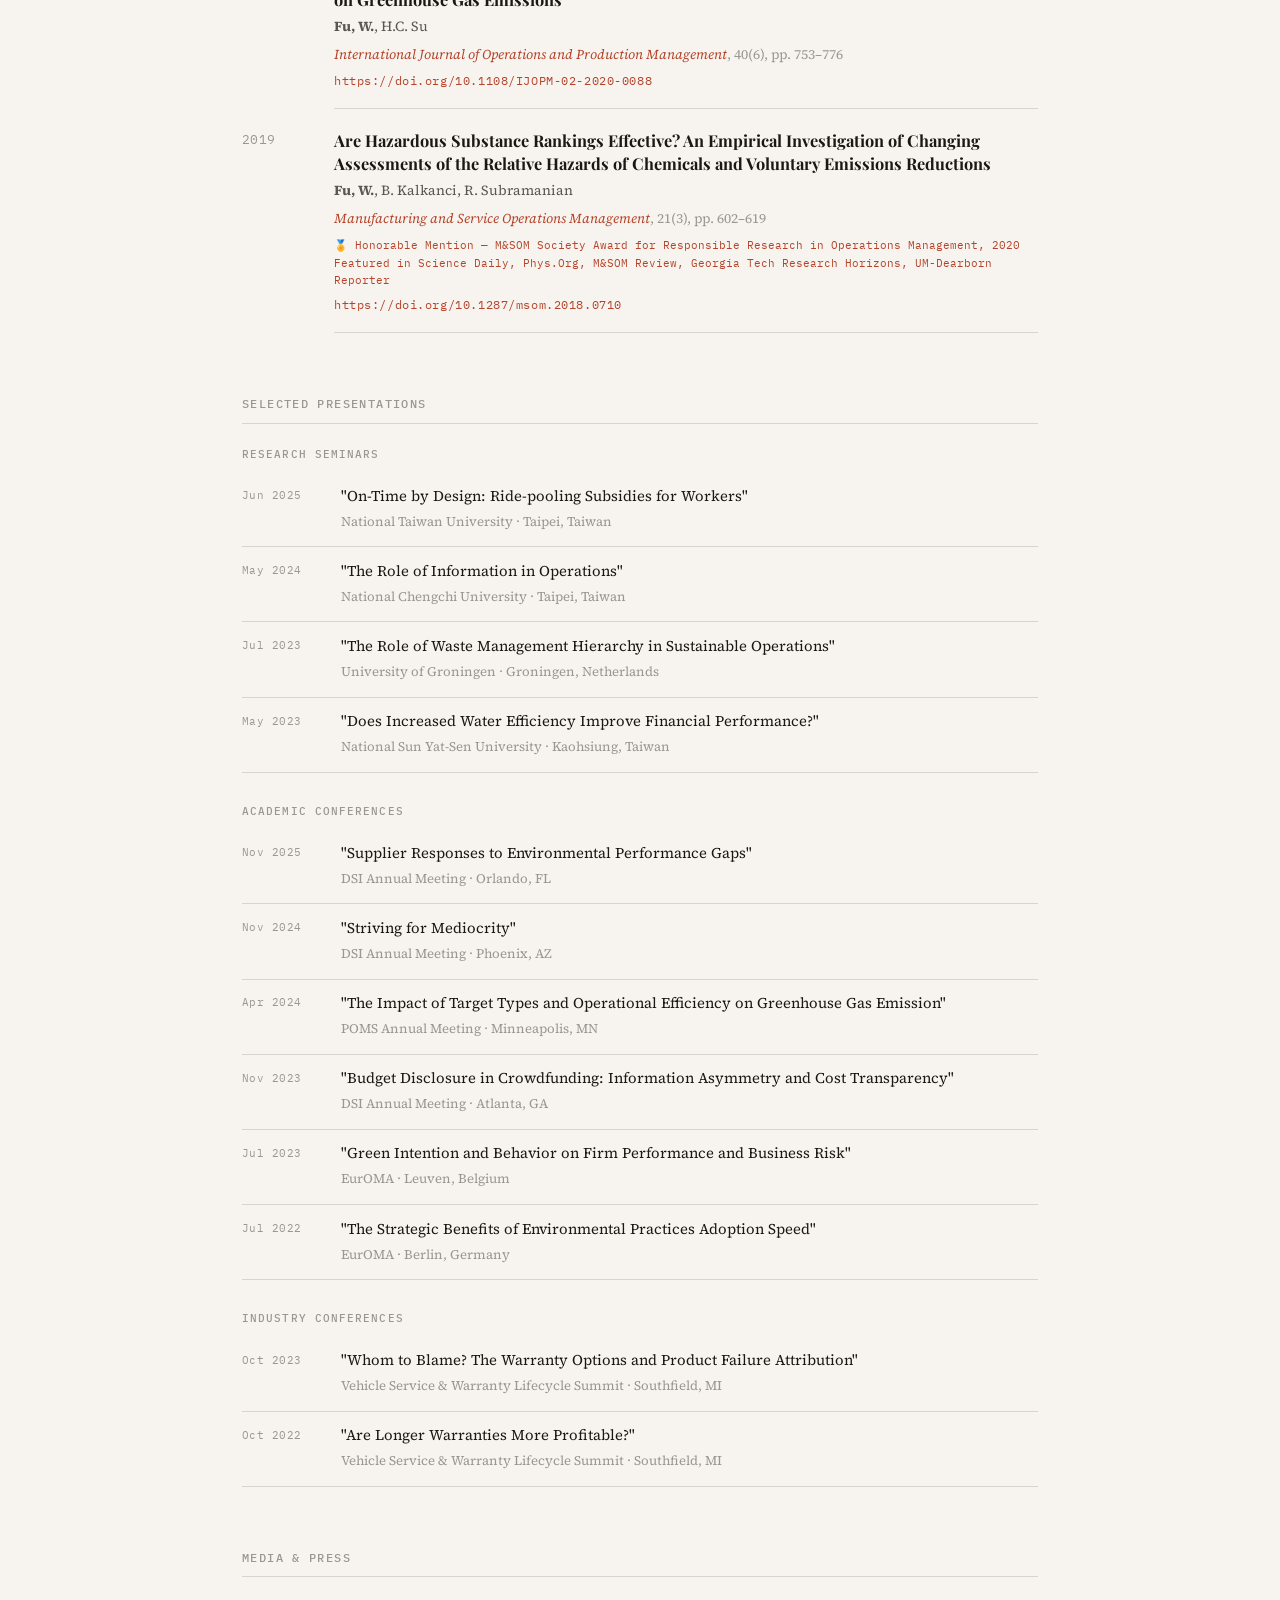
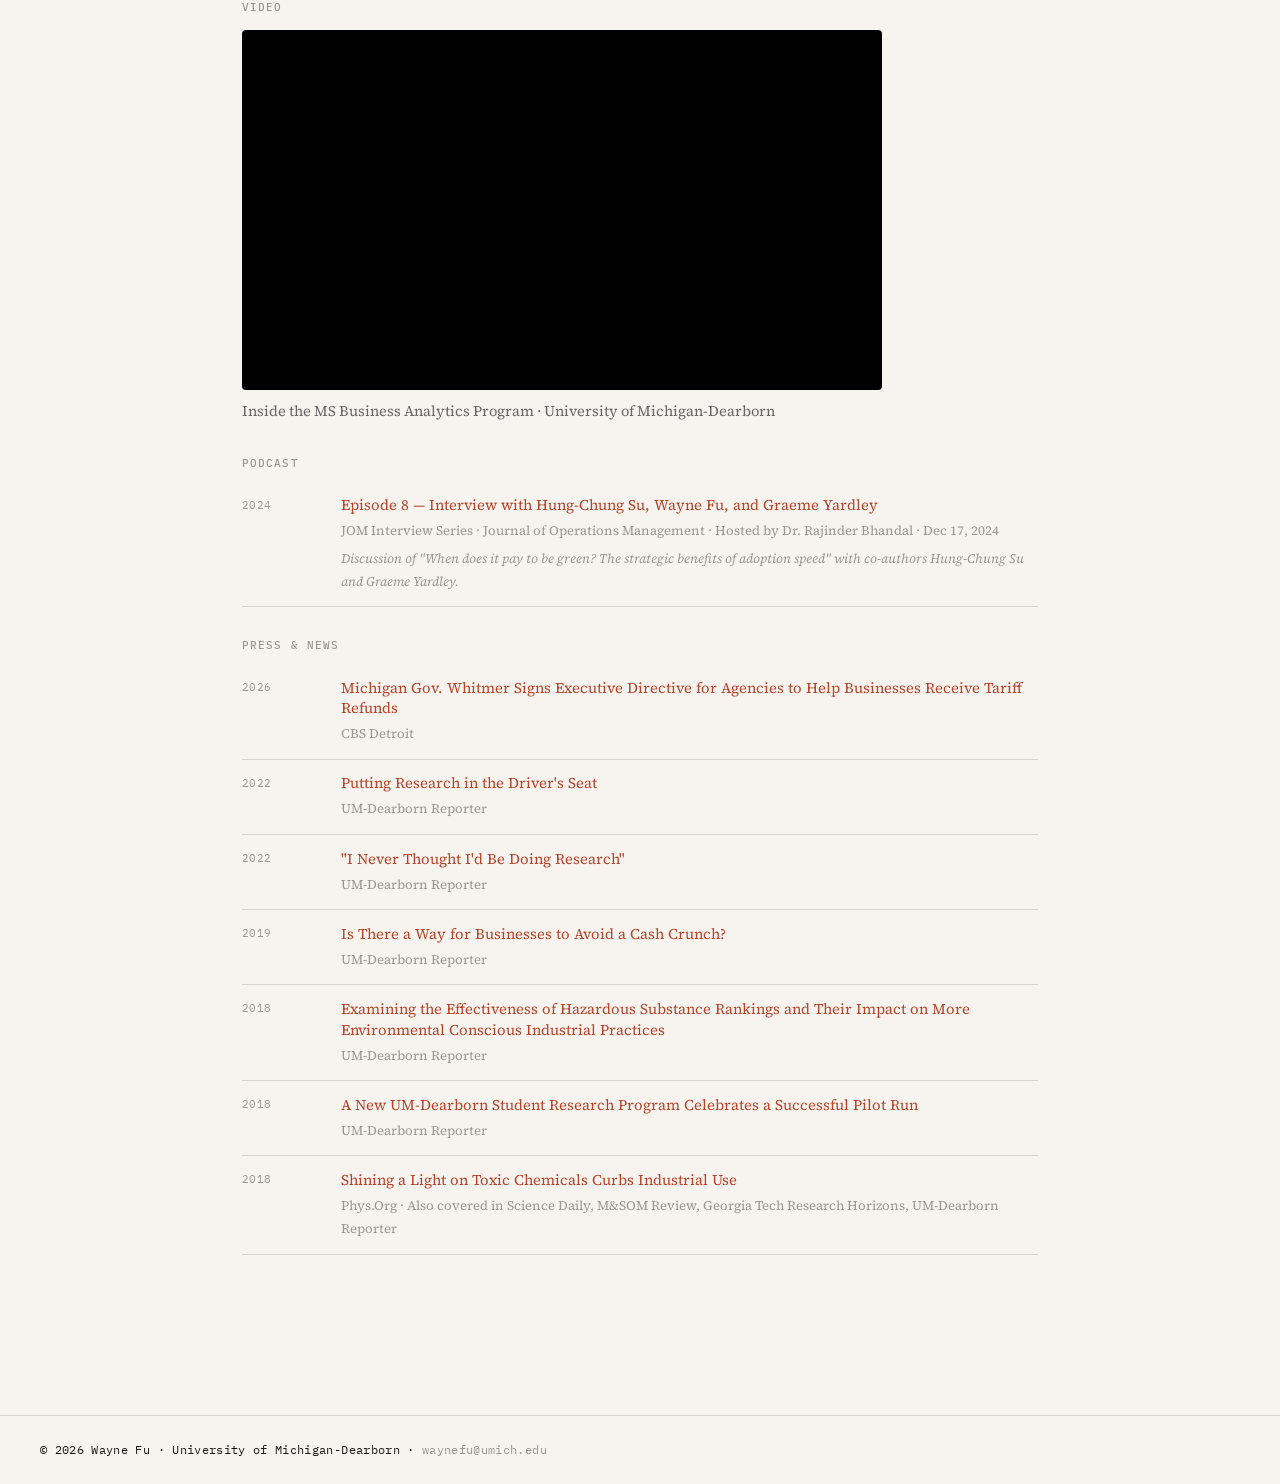
<file: work.html>
<!DOCTYPE html>
<html lang="en">
<head>
  <meta charset="UTF-8" />
  <meta name="viewport" content="width=device-width, initial-scale=1.0"/>
  <title>Current Work — Wayne Fu</title>
  <link rel="preconnect" href="https://fonts.googleapis.com">
  <link href="https://fonts.googleapis.com/css2?family=Playfair+Display:ital,wght@0,400;0,700;1,400&family=IBM+Plex+Mono:wght@400;500&family=Source+Serif+4:wght@300;400;600&display=swap" rel="stylesheet">
  <link rel="stylesheet" href="style.css">
</head>
<body>

  <nav class="nav">
    <div class="nav-name"><a href="index.html">Wayne Fu</a></div>
    <ul class="nav-links">
      <li><a href="index.html">About</a></li>
      <li class="nav-dropdown">
        <span class="nav-dropdown-label">Journals ▾</span>
        <ul class="dropdown-menu">
          <li><a href="journal.html">Aftermarket Dynamics</a></li>
          <li><a href="journal2.html">Chemical Use</a></li>
        </ul>
      </li>
      <li><a href="industry.html">Industry Stories</a></li>
      <li><a href="work.html" class="active">Current Work</a></li>
      <li><a href="research.html">Research</a></li>
      <li><a href="teaching.html">Teaching</a></li>
    </ul>
    <button class="nav-toggle" onclick="toggleNav()">☰</button>
  </nav>

  <main class="page-inner">

    <div class="page-header">
      <h1>Current <em>Work</em></h1>
      <p class="page-subtitle">Published articles, presentations, and media coverage</p>
    </div>

    <!-- RESEARCH IN PROGRESS (hidden 2026-04-22; content saved in research-in-progress-hidden.md)
    <section class="work-section">
      <h2 class="section-heading">Research in Progress</h2>

      <div class="project-card active-project">
        <div class="project-status">In Progress</div>
        <h3>Whom to Blame? The Warranty Options and Product Failure Attribution</h3>
        <p class="project-collab">Wayne Fu</p>
        <p>Examines how warranty design choices interact with product failure attribution, building on prior work connecting warranty length, reliability, and secondary markets.</p>
        <div class="project-links">
          <a href="#">Presented at 2023 Vehicle Service &amp; Warranty Lifecycle Summit →</a>
        </div>
      </div>

      <div class="project-card active-project">
        <div class="project-status">In Progress</div>
        <h3>The Implications of Green Intention and Behavior</h3>
        <p class="project-collab">C.P. Su, Wayne Fu</p>
        <p>Investigates the gap between firms' stated environmental intentions and actual operational behavior, and the downstream effects on performance and business risk.</p>
      </div>

      <div class="project-card active-project">
        <div class="project-status">In Progress</div>
        <h3>On-Time by Design: Ride-pooling Subsidies for Workers</h3>
        <p class="project-collab">W.M. Yeo, Wayne Fu</p>
        <p>Explores the operational and policy design of ride-pooling subsidy programs aimed at improving worker punctuality and commute reliability.</p>
        <div class="project-links">
          <a href="#">Presented at National Taiwan University, June 2025 →</a>
        </div>
      </div>
    </section>
    -->

    <!-- UNDER REVIEW (hidden 2026-04-22; content saved in research-in-progress-hidden.md)
    <section class="work-section">
      <h2 class="section-heading">Manuscripts Under Review</h2>

      <div class="project-card">
        <div class="project-status under-review">Under Review</div>
        <h3>Striving for Mediocrity: Evaluating Buyer and Competitor Pressure on Supplier Responses to Relative Environmental Performance</h3>
        <p class="project-collab">D. Cole, H.C. Su, Wayne Fu, T. Schoenherr</p>
        <p class="pub-venue">Under 2nd round review — <em>Journal of Business Logistics</em></p>
      </div>

      <div class="project-card">
        <div class="project-status under-review">Under Review</div>
        <h3>Setting the Bar for Green: An Empirical Analysis of Emission Target Efficacy</h3>
        <p class="project-collab">K. Hsu, Wayne Fu, H.C. Su</p>
        <p class="pub-venue">Under review — <em>International Journal of Operations and Production Management</em></p>
      </div>

      <div class="project-card">
        <div class="project-status under-review">Under Review</div>
        <h3>The Influence of Voluntary Environmental Disclosure on the Environmental Impact of Waste Reduction Activities</h3>
        <p class="project-collab">D. Cole, Wayne Fu, H.C. Su</p>
        <p class="pub-venue">Under review — <em>Decision Science</em></p>
      </div>

      <div class="project-card">
        <div class="project-status under-review">Under Review</div>
        <h3>Strategic Buyer-Supplier Relationship Dissolution: Application through the Lens of the Actor-Partner Interdependence Model</h3>
        <p class="project-collab">Y.S. Chen, S. Shen, Wayne Fu</p>
        <p class="pub-venue">Under review — <em>Journal of Business Logistics</em></p>
      </div>
    </section>
    -->

    <!-- PUBLICATIONS -->
    <section class="work-section">
      <h2 class="section-heading">Peer-Reviewed Publications</h2>

      <div class="pub-year-group">
        <span class="pub-year">2026</span>
        <div class="pub-list">

          <div class="pub-entry">
            <p class="pub-title">Supplier Responses to Carbon Emissions Intensity Gaps: The Influence of Stakeholders on Environmental Sustainability</p>
            <p class="pub-meta">Cole, D., <strong>Fu, W.</strong>, Su, H. C., &amp; Schoenherr, T.</p>
            <p class="pub-venue"><em>Journal of Business Logistics</em>, 47(2), e70065.</p>
            <div class="pub-links">
              <a href="https://doi.org/10.1111/jbl.70065" target="_blank">https://doi.org/10.1111/jbl.70065</a>
            </div>
          </div>

        </div>
      </div>

      <div class="pub-year-group">
        <span class="pub-year">2025</span>
        <div class="pub-list">

          <div class="pub-entry">
            <p class="pub-title">Budget Disclosure in Crowdfunding: Information Asymmetry and Cost Transparency</p>
            <p class="pub-meta"><strong>Fu, W.</strong>, G. Shang, X. Tong</p>
            <p class="pub-venue"><em>Manufacturing and Service Operations Management</em>, 27(2), pp. 659–678</p>
            <div class="pub-links">
              <a href="https://doi.org/10.1287/msom.2022.0374" target="_blank">https://doi.org/10.1287/msom.2022.0374</a>
            </div>
          </div>

          <div class="pub-entry">
            <p class="pub-title">Love thy Neighbor, But Don't Pull Down Your Hedge: The Influence of Dependence Dynamics on Supplier Productivity</p>
            <p class="pub-meta">Kao, T.W., H.C. Su, Y. Ro, <strong>W. Fu</strong></p>
            <p class="pub-venue"><em>Journal of Purchasing and Supply Management</em>, 31(1), 100969</p>
            <div class="pub-links">
              <a href="https://doi.org/10.1016/j.pursup.2024.100969" target="_blank">https://doi.org/10.1016/j.pursup.2024.100969</a>
            </div>
          </div>

        </div>
      </div>

      <div class="pub-year-group">
        <span class="pub-year">2024</span>
        <div class="pub-list">

          <div class="pub-entry">
            <p class="pub-title">Early Mover Advantages in Environmental Initiatives</p>
            <p class="pub-meta">Su, H.C., <strong>W. Fu</strong>, K. Linderman</p>
            <p class="pub-venue"><em>Journal of Operations Management</em>, 70(7), pp. 1155–1177</p>
            <div class="pub-award">🏅 Honorable Mention — JOM Jack Meredith Best Paper Award, 2025<br>📊 Top 10 Most-Cited Papers of 2024 — Journal of Operations Management</div>
            <div class="pub-links">
              <a href="https://doi.org/10.1002/joom.1337" target="_blank">https://doi.org/10.1002/joom.1337</a>
            </div>
          </div>

        </div>
      </div>

      <div class="pub-year-group">
        <span class="pub-year">2022</span>
        <div class="pub-list">

          <div class="pub-entry">
            <p class="pub-title">Warranty Length, Product Reliability, and Secondary Markets</p>
            <p class="pub-meta"><strong>Fu, W.</strong>, A. Atasu, N. Tereyagoglu</p>
            <p class="pub-venue"><em>Manufacturing and Service Operations Management</em>, 24(4), pp. 2240–2255</p>
            <div class="pub-award">Featured in UM-Dearborn Reporter · Invited presentation, Vehicle Service &amp; Warranty Lifecycle Summit, 2022</div>
            <div class="pub-links">
              <a href="https://doi.org/10.1287/msom.2021.1062" target="_blank">https://doi.org/10.1287/msom.2021.1062</a>
            </div>
          </div>

          <div class="pub-entry">
            <p class="pub-title">Does Increased Water Efficiency Improve Financial Performance? The Important Role of Operational Efficiency</p>
            <p class="pub-meta"><strong>Fu, W.</strong>, B. Jacobs</p>
            <p class="pub-venue"><em>International Journal of Operations and Production Management</em>, 42(3), pp. 304–330</p>
            <div class="pub-links">
              <a href="https://doi.org/10.1108/IJOPM-10-2021-0628" target="_blank">https://doi.org/10.1108/IJOPM-10-2021-0628</a>
            </div>
          </div>

        </div>
      </div>

      <div class="pub-year-group">
        <span class="pub-year">2021</span>
        <div class="pub-list">

          <div class="pub-entry">
            <p class="pub-title">The Implications of Efficiency Differences in Sustainable Development: An Empirical Study in the Consumer Product Industry</p>
            <p class="pub-meta"><strong>Fu, W.</strong>, C.P. Su</p>
            <p class="pub-venue"><em>Business Strategy and the Environment</em>, 30(5), pp. 2489–2504</p>
            <div class="pub-links">
              <a href="https://doi.org/10.1002/bse.2759" target="_blank">https://doi.org/10.1002/bse.2759</a>
            </div>
          </div>

        </div>
      </div>

      <div class="pub-year-group">
        <span class="pub-year">2020</span>
        <div class="pub-list">

          <div class="pub-entry">
            <p class="pub-title">Take Actions or Outsource? An Empirical Examination of Strategic Environmental Options on Greenhouse Gas Emissions</p>
            <p class="pub-meta"><strong>Fu, W.</strong>, H.C. Su</p>
            <p class="pub-venue"><em>International Journal of Operations and Production Management</em>, 40(6), pp. 753–776</p>
            <div class="pub-links">
              <a href="https://doi.org/10.1108/IJOPM-02-2020-0088" target="_blank">https://doi.org/10.1108/IJOPM-02-2020-0088</a>
            </div>
          </div>

        </div>
      </div>

      <div class="pub-year-group">
        <span class="pub-year">2019</span>
        <div class="pub-list">

          <div class="pub-entry">
            <p class="pub-title">Are Hazardous Substance Rankings Effective? An Empirical Investigation of Changing Assessments of the Relative Hazards of Chemicals and Voluntary Emissions Reductions</p>
            <p class="pub-meta"><strong>Fu, W.</strong>, B. Kalkanci, R. Subramanian</p>
            <p class="pub-venue"><em>Manufacturing and Service Operations Management</em>, 21(3), pp. 602–619</p>
            <div class="pub-award">🏅 Honorable Mention — M&SOM Society Award for Responsible Research in Operations Management, 2020<br>Featured in Science Daily, Phys.Org, M&SOM Review, Georgia Tech Research Horizons, UM-Dearborn Reporter</div>
            <div class="pub-links">
              <a href="https://doi.org/10.1287/msom.2018.0710" target="_blank">https://doi.org/10.1287/msom.2018.0710</a>
            </div>
          </div>

        </div>
      </div>

    </section>

    <!-- PRESENTATIONS -->
    <section class="work-section">
      <h2 class="section-heading">Selected Presentations</h2>

      <div class="talks-group">
        <h3 class="talks-subhead">Research Seminars</h3>
        <div class="talk-list">
          <div class="talk-entry">
            <span class="talk-date">Jun 2025</span>
            <div class="talk-info">
              <p class="talk-title">"On-Time by Design: Ride-pooling Subsidies for Workers"</p>
              <p class="talk-venue">National Taiwan University · Taipei, Taiwan</p>
            </div>
          </div>
          <div class="talk-entry">
            <span class="talk-date">May 2024</span>
            <div class="talk-info">
              <p class="talk-title">"The Role of Information in Operations"</p>
              <p class="talk-venue">National Chengchi University · Taipei, Taiwan</p>
            </div>
          </div>
          <div class="talk-entry">
            <span class="talk-date">Jul 2023</span>
            <div class="talk-info">
              <p class="talk-title">"The Role of Waste Management Hierarchy in Sustainable Operations"</p>
              <p class="talk-venue">University of Groningen · Groningen, Netherlands</p>
            </div>
          </div>
          <div class="talk-entry">
            <span class="talk-date">May 2023</span>
            <div class="talk-info">
              <p class="talk-title">"Does Increased Water Efficiency Improve Financial Performance?"</p>
              <p class="talk-venue">National Sun Yat-Sen University · Kaohsiung, Taiwan</p>
            </div>
          </div>
        </div>
      </div>

      <div class="talks-group">
        <h3 class="talks-subhead">Academic Conferences</h3>
        <div class="talk-list">
          <div class="talk-entry">
            <span class="talk-date">Nov 2025</span>
            <div class="talk-info">
              <p class="talk-title">"Supplier Responses to Environmental Performance Gaps"</p>
              <p class="talk-venue">DSI Annual Meeting · Orlando, FL</p>
            </div>
          </div>
          <div class="talk-entry">
            <span class="talk-date">Nov 2024</span>
            <div class="talk-info">
              <p class="talk-title">"Striving for Mediocrity"</p>
              <p class="talk-venue">DSI Annual Meeting · Phoenix, AZ</p>
            </div>
          </div>
          <div class="talk-entry">
            <span class="talk-date">Apr 2024</span>
            <div class="talk-info">
              <p class="talk-title">"The Impact of Target Types and Operational Efficiency on Greenhouse Gas Emission"</p>
              <p class="talk-venue">POMS Annual Meeting · Minneapolis, MN</p>
            </div>
          </div>
          <div class="talk-entry">
            <span class="talk-date">Nov 2023</span>
            <div class="talk-info">
              <p class="talk-title">"Budget Disclosure in Crowdfunding: Information Asymmetry and Cost Transparency"</p>
              <p class="talk-venue">DSI Annual Meeting · Atlanta, GA</p>
            </div>
          </div>
          <div class="talk-entry">
            <span class="talk-date">Jul 2023</span>
            <div class="talk-info">
              <p class="talk-title">"Green Intention and Behavior on Firm Performance and Business Risk"</p>
              <p class="talk-venue">EurOMA · Leuven, Belgium</p>
            </div>
          </div>
          <div class="talk-entry">
            <span class="talk-date">Jul 2022</span>
            <div class="talk-info">
              <p class="talk-title">"The Strategic Benefits of Environmental Practices Adoption Speed"</p>
              <p class="talk-venue">EurOMA · Berlin, Germany</p>
            </div>
          </div>
        </div>
      </div>

      <div class="talks-group">
        <h3 class="talks-subhead">Industry Conferences</h3>
        <div class="talk-list">
          <div class="talk-entry">
            <span class="talk-date">Oct 2023</span>
            <div class="talk-info">
              <p class="talk-title">"Whom to Blame? The Warranty Options and Product Failure Attribution"</p>
              <p class="talk-venue">Vehicle Service &amp; Warranty Lifecycle Summit · Southfield, MI</p>
            </div>
          </div>
          <div class="talk-entry">
            <span class="talk-date">Oct 2022</span>
            <div class="talk-info">
              <p class="talk-title">"Are Longer Warranties More Profitable?"</p>
              <p class="talk-venue">Vehicle Service &amp; Warranty Lifecycle Summit · Southfield, MI</p>
            </div>
          </div>
        </div>
      </div>

    </section>

    <!-- MEDIA COVERAGE -->
    <section class="work-section">
      <h2 class="section-heading">Media &amp; Press</h2>

      <div class="talks-group" style="margin-bottom:2rem;">
        <h3 class="talks-subhead">Video</h3>
        <div style="max-width:640px;margin-top:1rem;">
          <div style="position:relative;padding-top:56.25%;background:#000;border-radius:4px;overflow:hidden;">
            <iframe
              src="https://www.youtube.com/embed/ZFOzx8UZKho"
              title="Inside the MS Business Analytics Program"
              allow="accelerometer; autoplay; clipboard-write; encrypted-media; gyroscope; picture-in-picture"
              allowfullscreen
              style="position:absolute;inset:0;width:100%;height:100%;border:none;">
            </iframe>
          </div>
          <p style="margin-top:0.6rem;font-size:0.92rem;color:var(--text-muted,#666);">Inside the MS Business Analytics Program · University of Michigan-Dearborn</p>
        </div>
      </div>

      <div class="talks-group">
        <h3 class="talks-subhead">Podcast</h3>
        <div class="talk-list">

          <div class="talk-entry">
            <span class="talk-date">2024</span>
            <div class="talk-info">
              <p class="talk-title"><a href="https://elliotbendoly.podbean.com/e/episode-8-interview-with-hung-chung-su-wayne-fu-and-graeme-yardley-rajinder-bhandal/" target="_blank">Episode 8 — Interview with Hung-Chung Su, Wayne Fu, and Graeme Yardley</a></p>
              <p class="talk-venue">JOM Interview Series · Journal of Operations Management · Hosted by Dr. Rajinder Bhandal · Dec 17, 2024</p>
              <p class="talk-venue" style="margin-top:0.3rem;font-style:italic;">Discussion of "When does it pay to be green? The strategic benefits of adoption speed" with co-authors Hung-Chung Su and Graeme Yardley.</p>
            </div>
          </div>

        </div>
      </div>

      <div class="talks-group" style="margin-top:2rem;">
        <h3 class="talks-subhead">Press &amp; News</h3>
        <div class="talk-list">

          <div class="talk-entry">
            <span class="talk-date">2026</span>
            <div class="talk-info">
              <p class="talk-title"><a href="https://www.cbsnews.com/detroit/news/michigan-whitmer-executive-directive-business-tariff-refunds/" target="_blank">Michigan Gov. Whitmer Signs Executive Directive for Agencies to Help Businesses Receive Tariff Refunds</a></p>
              <p class="talk-venue">CBS Detroit</p>
            </div>
          </div>

          <div class="talk-entry">
            <span class="talk-date">2022</span>
            <div class="talk-info">
              <p class="talk-title"><a href="https://umdearborn.edu/news/all-news/articles/putting-research-drivers-seat" target="_blank">Putting Research in the Driver's Seat</a></p>
              <p class="talk-venue">UM-Dearborn Reporter</p>
            </div>
          </div>

          <div class="talk-entry">
            <span class="talk-date">2022</span>
            <div class="talk-info">
              <p class="talk-title"><a href="https://umdearborn.edu/news/i-never-thought-id-be-doing-research" target="_blank">"I Never Thought I'd Be Doing Research"</a></p>
              <p class="talk-venue">UM-Dearborn Reporter</p>
            </div>
          </div>

          <div class="talk-entry">
            <span class="talk-date">2019</span>
            <div class="talk-info">
              <p class="talk-title"><a href="https://umdearborn.edu/news/there-way-businesses-avoid-cash-crunch" target="_blank">Is There a Way for Businesses to Avoid a Cash Crunch?</a></p>
              <p class="talk-venue">UM-Dearborn Reporter</p>
            </div>
          </div>

          <div class="talk-entry">
            <span class="talk-date">2018</span>
            <div class="talk-info">
              <p class="talk-title"><a href="https://umdearborn.edu/news/all-news/articles/examining-effectiveness-hazardous-substance-rankings-and-their-impact-more-environmental" target="_blank">Examining the Effectiveness of Hazardous Substance Rankings and Their Impact on More Environmental Conscious Industrial Practices</a></p>
              <p class="talk-venue">UM-Dearborn Reporter</p>
            </div>
          </div>

                    <div class="talk-entry">
            <span class="talk-date">2018</span>
            <div class="talk-info">
              <p class="talk-title"><a href="https://umdearborn.edu/news/new-um-dearborn-student-research-program-celebrates-successful-pilot-run" target="_blank">A New UM-Dearborn Student Research Program Celebrates a Successful Pilot Run</a></p>
              <p class="talk-venue">UM-Dearborn Reporter</p>
            </div>
          </div>

          <div class="talk-entry">
            <span class="talk-date">2018</span>
            <div class="talk-info">
              <p class="talk-title"><a href="https://phys.org/news/2018-05-toxic-chemicals-curbs-industrial.html" target="_blank">Shining a Light on Toxic Chemicals Curbs Industrial Use</a></p>
              <p class="talk-venue">Phys.Org · Also covered in Science Daily, M&amp;SOM Review, Georgia Tech Research Horizons, UM-Dearborn Reporter</p>
            </div>
          </div>

        </div>
      </div>

    </section>

  </main>

  <footer class="footer">
    <p>© 2026 Wayne Fu · University of Michigan-Dearborn · <a href="mailto:waynefu@umich.edu">waynefu@umich.edu</a></p>
  </footer>

  <script src="nav.js"></script>
</body>
</html>
</file>
<file: style.css>
/* ============================================
   WAYNE FU PORTFOLIO — STYLESHEET
   ============================================ */

:root {
  --ink: #1a1814;
  --ink-light: #5a5650;
  --ink-faint: #9a9690;
  --paper: #f7f4ef;
  --paper-warm: #ede9e2;
  --accent: #b5432a;
  --accent-light: #e8c9c2;
  --border: #d8d4cd;
  --mono: 'IBM Plex Mono', monospace;
  --serif: 'Source Serif 4', Georgia, serif;
  --display: 'Playfair Display', 'Times New Roman', serif;
  --nav-h: 64px;
}

*, *::before, *::after { box-sizing: border-box; margin: 0; padding: 0; }
html { font-size: 16px; scroll-behavior: smooth; }

body {
  font-family: var(--serif);
  background: var(--paper);
  color: var(--ink);
  min-height: 100vh;
  display: flex;
  flex-direction: column;
}

/* ---- TYPOGRAPHY ---- */
h1, h2, h3 { font-family: var(--display); font-weight: 700; line-height: 1.15; }
h1 { font-size: clamp(2.2rem, 5vw, 3.8rem); }
h2 { font-size: clamp(1.4rem, 3vw, 2rem); }
h3 { font-size: 1.15rem; }
p { line-height: 1.75; color: var(--ink); }
a { color: var(--accent); text-decoration: none; transition: opacity 0.2s; }
a:hover { opacity: 0.7; }
em { font-style: italic; color: var(--accent); }
ul { list-style: none; }

/* ---- NAV ---- */
.nav {
  position: sticky; top: 0; z-index: 100;
  height: var(--nav-h);
  background: var(--paper);
  border-bottom: 1px solid var(--border);
  display: flex; align-items: center;
  justify-content: space-between;
  padding: 0 2.5rem; gap: 2rem;
}

.nav-name a {
  font-family: var(--display);
  font-size: 1.1rem; color: var(--ink);
  font-weight: 700; letter-spacing: -0.01em;
}

.nav-links { display: flex; gap: 2rem; align-items: center; }
.nav-links > li { position: relative; }

.nav-links a, .nav-dropdown-label {
  font-family: var(--mono);
  font-size: 0.75rem; letter-spacing: 0.05em;
  color: var(--ink-light); text-transform: uppercase;
  padding-bottom: 2px;
  border-bottom: 2px solid transparent;
  transition: color 0.2s, border-color 0.2s;
  cursor: pointer; user-select: none;
}

.nav-links a:hover, .nav-links a.active, .nav-dropdown-label.active {
  color: var(--ink); border-bottom-color: var(--accent); opacity: 1;
}

/* Dropdown */
.nav-dropdown { position: relative; }

.dropdown-menu {
  display: none; position: absolute;
  top: calc(100% + 18px); right: 0;
  background: var(--paper); border: 1px solid var(--border);
  min-width: 210px; box-shadow: 0 4px 16px rgba(0,0,0,0.08);
  z-index: 200; flex-direction: column;
}

.dropdown-menu.open { display: flex; }

.dropdown-menu li a {
  display: block; padding: 0.75rem 1.25rem;
  font-family: var(--mono); font-size: 0.72rem;
  letter-spacing: 0.05em; text-transform: uppercase;
  color: var(--ink-light); transition: background 0.15s;
}
.dropdown-menu li:not(:last-child) a { border-bottom: 1px solid var(--border); }
.dropdown-menu li a:hover, .dropdown-menu li a.active {
  background: var(--paper-warm); color: var(--ink); opacity: 1;
}

.nav-toggle {
  display: none; background: none; border: none;
  font-size: 1.4rem; cursor: pointer; color: var(--ink);
}

/* ---- FOOTER ---- */
.footer {
  margin-top: auto; border-top: 1px solid var(--border);
  padding: 1.5rem 2.5rem;
  font-family: var(--mono); font-size: 0.72rem;
  color: var(--ink-faint); letter-spacing: 0.03em;
}
.footer a { color: var(--ink-faint); }
.footer a:hover { color: var(--accent); opacity: 1; }

/* ---- PAGE LAYOUTS ---- */
main { flex: 1; }

.page-inner { max-width: 860px; margin: 0 auto; padding: 4rem 2rem 6rem; }

.page-header {
  margin-bottom: 3.5rem; padding-bottom: 2rem;
  border-bottom: 1px solid var(--border);
}

.page-label {
  font-family: var(--mono); font-size: 0.72rem;
  letter-spacing: 0.12em; text-transform: uppercase;
  color: var(--accent); display: block; margin-bottom: 0.75rem;
}

.page-subtitle {
  margin-top: 0.75rem; font-size: 1.05rem;
  color: var(--ink-light); font-weight: 300;
}

/* ---- ABOUT / HERO ---- */
.page-about { max-width: 1100px; margin: 0 auto; padding: 0 2rem; }

.hero {
  display: grid; grid-template-columns: 1fr 338px;
  gap: 4rem; align-items: end;
  padding: 5rem 0 4rem;
  border-bottom: 1px solid var(--border);
}

.hero-label {
  font-family: var(--mono); font-size: 0.72rem;
  letter-spacing: 0.12em; text-transform: uppercase;
  color: var(--accent); display: block; margin-bottom: 1.25rem;
}

.hero-name {
  font-size: clamp(3rem, 7vw, 5.5rem);
  line-height: 1.0; letter-spacing: -0.02em; margin-bottom: 1.25rem;
}

.hero-title {
  font-family: var(--mono); font-size: 0.78rem;
  color: var(--ink-light); letter-spacing: 0.03em; line-height: 1.8;
}

/* ---- ABOUT BODY ---- */
.about-body {
  display: grid; grid-template-columns: 1fr 240px;
  gap: 5rem; padding: 4rem 0 3rem;
}

.about-bio h2 { font-size: 1.6rem; margin-bottom: 1.25rem; }
.about-bio p { margin-bottom: 1.25rem; font-size: 1.05rem; }

.info-block { margin-bottom: 2.25rem; }

.info-block h3 {
  font-family: var(--mono); font-size: 0.68rem;
  letter-spacing: 0.12em; text-transform: uppercase;
  color: var(--ink-faint); margin-bottom: 0.65rem; font-weight: 500;
}

.info-block li {
  font-size: 0.88rem; color: var(--ink-light);
  margin-bottom: 0.3rem; line-height: 1.6;
}

.info-block a { color: var(--ink-light); }
.info-block a:hover { color: var(--accent); opacity: 1; }

/* ---- INDUSTRY STORIES PAGE ---- */
.story-intro {
  max-width: 700px; margin-bottom: 4rem;
  padding-bottom: 3rem; border-bottom: 1px solid var(--border);
}
.story-intro p {
  font-size: 1.05rem; margin-bottom: 1.1rem; color: var(--ink-light);
}

.story-clients {
  max-width: 820px;
  margin-bottom: 4.5rem;
  padding: 2.5rem 2rem;
  background: var(--paper-warm);
  border: 1px solid var(--border);
  border-radius: 4px;
  text-align: center;
}
.story-clients-label {
  font-family: var(--mono);
  font-size: 0.72rem;
  letter-spacing: 0.12em;
  text-transform: uppercase;
  color: var(--ink-faint);
  margin-bottom: 1.5rem;
}
.story-clients-img-wrap {
  margin-bottom: 1.4rem;
}
.story-clients-img {
  max-width: 100%;
  height: auto;
  border-radius: 3px;
  box-shadow: 0 2px 12px rgba(0,0,0,0.08);
}
.story-clients-caption {
  font-size: 0.92rem;
  color: var(--ink-light);
  line-height: 1.65;
  max-width: 620px;
  margin: 0 auto;
}

.story-chapter {
  margin-bottom: 5rem; padding-bottom: 4rem;
  border-bottom: 2px solid var(--border);
}

.story-company-header {
  display: flex; align-items: flex-start; gap: 2.5rem;
  margin-bottom: 3rem; padding-bottom: 2.5rem;
  border-bottom: 1px solid var(--border);
}

.story-logo-wrap {
  flex-shrink: 0; width: 100px; height: 100px;
  display: flex; align-items: center; justify-content: center;
  background: var(--paper-warm); border: 1px solid var(--border);
  border-radius: 4px; padding: 0.75rem;
}

.story-logo { width: 100%; height: 100%; object-fit: contain; }
.story-logo--wide { object-fit: contain; }

.story-company-meta { flex: 1; }

.story-company-name {
  font-size: clamp(1.6rem, 3vw, 2.2rem);
  margin-bottom: 0.35rem; line-height: 1.1;
}

.story-company-sub {
  font-family: var(--mono); font-size: 0.75rem;
  color: var(--ink-faint); letter-spacing: 0.05em;
  margin-bottom: 0.85rem;
}

.story-role-badge {
  display: inline-block; font-family: var(--mono);
  font-size: 0.7rem; letter-spacing: 0.08em; text-transform: uppercase;
  color: var(--accent); border: 1px solid var(--accent-light);
  padding: 0.3rem 0.75rem; border-radius: 2px;
}

.story-body { max-width: 720px; }

.story-section-head {
  font-family: var(--mono); font-size: 0.7rem;
  letter-spacing: 0.12em; text-transform: uppercase;
  color: var(--ink-faint); margin: 2.5rem 0 0.85rem;
  font-weight: 500; padding-bottom: 0.5rem;
  border-bottom: 1px solid var(--border);
}

.story-body p {
  font-size: 1.02rem; line-height: 1.82;
  margin-bottom: 1.2rem; color: var(--ink);
}

.story-pullquote {
  margin: 2.5rem 0 2.5rem 0;
  padding: 1.5rem 2rem;
  border-left: 3px solid var(--accent);
  background: var(--paper-warm);
  font-family: var(--display); font-style: italic;
  font-size: 1.2rem; line-height: 1.55;
  color: var(--ink); quotes: none;
}

.story-honors { margin: 2rem 0 1.5rem; }

.story-honor-badge {
  display: inline-flex; align-items: center; gap: 0.5rem;
  font-family: var(--mono); font-size: 0.72rem;
  letter-spacing: 0.06em; padding: 0.45rem 0.9rem;
  background: var(--paper-warm); border: 1px solid var(--border);
  color: var(--ink-light); border-radius: 2px;
}

.story-domain-row {
  display: flex; gap: 0.45rem; flex-wrap: wrap;
  margin-top: 1.5rem;
}

/* Book reference block */
.story-book-ref {
  display: flex; gap: 1.5rem; align-items: flex-start;
  margin: 1.75rem 0; padding: 1.25rem 1.5rem;
  background: var(--paper-warm); border: 1px solid var(--border);
  border-left: 3px solid var(--accent);
}
.story-book-cover-link { flex-shrink: 0; }
.story-book-cover {
  width: 90px; height: auto; display: block;
  border: 1px solid var(--border); box-shadow: 2px 3px 8px rgba(0,0,0,0.12);
}
.story-book-meta { flex: 1; }
.story-book-title { font-size: 1rem; font-weight: 600; margin: 0 0 0.25rem; }
.story-book-author { font-family: var(--mono); font-size: 0.75rem; color: var(--ink-light); margin: 0 0 0.6rem; }
.story-book-note { font-size: 0.9rem; color: var(--ink-mid); margin: 0; line-height: 1.6; }

.story-domain {
  font-family: var(--mono); font-size: 0.65rem;
  letter-spacing: 0.06em; padding: 0.25rem 0.6rem;
  border: 1px solid var(--border);
  background: var(--paper); color: var(--ink-faint);
  border-radius: 2px;
}

.story-bridge {
  padding: 3rem 0 4rem;
  max-width: 720px;
}

.story-bridge h2 {
  font-size: clamp(1.3rem, 2.5vw, 1.75rem);
  margin-bottom: 1.5rem;
}

.story-bridge p {
  font-size: 1.02rem; line-height: 1.82;
  margin-bottom: 1.2rem; color: var(--ink-light);
}

@media (max-width: 700px) {
  .story-company-header { flex-direction: column; gap: 1.5rem; }
  .story-logo-wrap { width: 80px; height: 80px; }
  .story-pullquote { font-size: 1.05rem; padding: 1.1rem 1.25rem; }
}

/* ---- HONORS STRIP ---- */
.honors-strip {
  display: grid; grid-template-columns: repeat(4, 1fr);
  gap: 0; border-top: 1px solid var(--border);
  border-bottom: 1px solid var(--border);
  margin-bottom: 4rem;
}

.honor-item {
  padding: 1.75rem 1.5rem;
  border-right: 1px solid var(--border);
}
.honor-item:last-child { border-right: none; }

.honor-year {
  display: block; font-family: var(--mono);
  font-size: 0.7rem; letter-spacing: 0.1em;
  color: var(--accent); margin-bottom: 0.5rem;
}

.honor-item p {
  font-size: 0.85rem; color: var(--ink-light); line-height: 1.5;
}

/* ---- RESEARCH PAGE ---- */
.research-intro { margin-bottom: 3rem; }
.lead { font-size: 1.1rem; color: var(--ink-light); line-height: 1.85; max-width: 700px; }

.research-areas { display: flex; flex-direction: column; margin-bottom: 4rem; }

.research-card {
  display: grid; grid-template-columns: 80px 1fr;
  gap: 2rem; padding: 2.5rem 0;
  border-bottom: 1px solid var(--border);
}
.research-card:first-child { border-top: 1px solid var(--border); }

.card-number {
  font-family: var(--display); font-size: 2.5rem;
  color: var(--accent-light); font-weight: 700;
  line-height: 1; padding-top: 0.2rem;
}

.card-content h2 { font-size: 1.25rem; margin-bottom: 0.75rem; }
.card-content p { font-size: 0.95rem; color: var(--ink-light); margin-bottom: 1rem; }

.card-tags { display: flex; gap: 0.5rem; flex-wrap: wrap; }
.card-tags span {
  font-family: var(--mono); font-size: 0.68rem;
  letter-spacing: 0.06em; padding: 0.25rem 0.6rem;
  background: var(--paper-warm); border: 1px solid var(--border);
  color: var(--ink-light); border-radius: 2px;
}

.research-collab {
  background: var(--paper-warm); border: 1px solid var(--border);
  padding: 2rem; border-radius: 2px;
}
.research-collab h2 { font-size: 1.2rem; margin-bottom: 0.75rem; }
.research-collab p { font-size: 0.95rem; }

/* ---- WORK PAGE ---- */
.work-section { margin-bottom: 4rem; }

.section-heading {
  font-family: var(--mono); font-size: 0.72rem;
  letter-spacing: 0.12em; text-transform: uppercase;
  color: var(--ink-faint); margin-bottom: 1.5rem;
  padding-bottom: 0.75rem; border-bottom: 1px solid var(--border);
  font-weight: 500;
}

.project-card { padding: 1.75rem 0; border-bottom: 1px solid var(--border); }

.project-status {
  display: inline-block; font-family: var(--mono);
  font-size: 0.65rem; letter-spacing: 0.1em; text-transform: uppercase;
  color: var(--accent); border: 1px solid var(--accent-light);
  padding: 0.2rem 0.5rem; margin-bottom: 0.75rem; border-radius: 2px;
}

.project-status.under-review { color: #6b7280; border-color: #d1d5db; }

.project-card h3 { font-size: 1.1rem; margin-bottom: 0.35rem; line-height: 1.35; }

.project-collab {
  font-size: 0.83rem; color: var(--ink-faint);
  font-family: var(--mono); margin-bottom: 0.65rem;
}

.project-links { margin-top: 0.75rem; display: flex; gap: 1.25rem; }
.project-links a { font-size: 0.83rem; font-family: var(--mono); }

/* Publications */
.pub-year-group {
  display: grid; grid-template-columns: 60px 1fr;
  gap: 2rem; margin-bottom: 0;
}

.pub-year {
  font-family: var(--mono); font-size: 0.82rem;
  color: var(--ink-faint); padding-top: 1.4rem;
  letter-spacing: 0.03em;
}

.pub-list { display: flex; flex-direction: column; }

.pub-entry {
  padding: 1.25rem 0; border-bottom: 1px solid var(--border);
}

.pub-title {
  font-family: var(--display); font-size: 1.02rem;
  font-weight: 700; margin-bottom: 0.3rem; line-height: 1.4;
}

.pub-meta { font-size: 0.87rem; color: var(--ink-light); margin-bottom: 0.2rem; }
.pub-venue { font-size: 0.85rem; color: var(--ink-faint); margin-bottom: 0.4rem; }

.pub-award {
  font-family: var(--mono); font-size: 0.68rem;
  color: var(--accent); margin: 0.35rem 0 0.5rem;
  line-height: 1.6;
}

.pub-links { display: flex; gap: 1rem; }
.pub-links a { font-family: var(--mono); font-size: 0.72rem; letter-spacing: 0.05em; }

/* Talks */
.talks-group { margin-bottom: 2rem; }

.talks-subhead {
  font-family: var(--mono); font-size: 0.68rem;
  letter-spacing: 0.1em; text-transform: uppercase;
  color: var(--ink-faint); margin-bottom: 0.75rem; font-weight: 500;
}

.talk-list { display: flex; flex-direction: column; }

.talk-entry {
  display: grid; grid-template-columns: 75px 1fr;
  gap: 1.5rem; align-items: start;
  padding: 0.85rem 0; border-bottom: 1px solid var(--border);
}

.talk-date {
  font-family: var(--mono); font-size: 0.7rem;
  color: var(--ink-faint); letter-spacing: 0.04em;
  padding-top: 0.15rem;
}

.talk-title { font-size: 0.93rem; margin-bottom: 0.2rem; line-height: 1.4; }
.talk-venue { font-size: 0.82rem; color: var(--ink-faint); }
.talk-link { font-family: var(--mono); font-size: 0.72rem; white-space: nowrap; }

/* ---- TEACHING PAGE ---- */
.teaching-photo-wrap {
  margin-bottom: 0.5rem;
  border: 1px solid var(--border);
  overflow: hidden;
}

.teaching-photo {
  width: 100%; max-height: 420px;
  object-fit: cover; object-position: center 30%;
  display: block;
}

.teaching-photo-caption {
  font-family: var(--mono); font-size: 0.7rem;
  letter-spacing: 0.06em; color: var(--ink-faint);
  padding: 0.6rem 1rem;
  border-top: 1px solid var(--border);
  background: var(--paper-warm);
}

.teaching-interests {
  display: flex; flex-wrap: wrap; gap: 0.6rem; margin-bottom: 1rem;
}

.interest-pill {
  font-family: var(--mono); font-size: 0.72rem;
  letter-spacing: 0.06em; padding: 0.4rem 0.9rem;
  background: var(--paper-warm); border: 1px solid var(--border);
  color: var(--ink-light); border-radius: 2px;
}

.course-card {
  padding: 1.75rem 0; border-bottom: 1px solid var(--border);
}
.course-card:first-of-type { border-top: 1px solid var(--border); }

.course-meta {
  display: flex; gap: 1rem; align-items: center;
  margin-bottom: 0.5rem; flex-wrap: wrap;
}

.course-code {
  font-family: var(--mono); font-size: 0.75rem;
  letter-spacing: 0.08em; color: var(--accent);
  font-weight: 500;
}

.course-inst {
  font-family: var(--mono); font-size: 0.7rem;
  color: var(--ink-faint); letter-spacing: 0.04em;
}

.course-card h3 { font-size: 1.1rem; margin-bottom: 0.5rem; }
.course-card p { font-size: 0.93rem; color: var(--ink-light); }

.service-grid {
  display: grid; grid-template-columns: 1fr 1fr;
  gap: 2.5rem 3rem;
}

.service-block h3 {
  font-family: var(--mono); font-size: 0.7rem;
  letter-spacing: 0.1em; text-transform: uppercase;
  color: var(--ink-faint); margin-bottom: 0.75rem; font-weight: 500;
}

.service-list { display: flex; flex-direction: column; gap: 0; }
.service-list li {
  font-size: 0.88rem; color: var(--ink-light);
  padding: 0.5rem 0; border-bottom: 1px solid var(--border);
  line-height: 1.5;
}

/* ---- JOURNAL PAGE ---- */
.journal-intro { margin-bottom: 2rem; }

.journal-filters {
  display: flex; gap: 0.5rem; align-items: center;
  flex-wrap: wrap; margin-bottom: 3rem;
  padding-bottom: 1.5rem; border-bottom: 1px solid var(--border);
}

.filter-label {
  font-family: var(--mono); font-size: 0.7rem;
  letter-spacing: 0.1em; text-transform: uppercase;
  color: var(--ink-faint); margin-right: 0.5rem;
}

.tag-btn {
  font-family: var(--mono); font-size: 0.7rem;
  letter-spacing: 0.06em; padding: 0.3rem 0.8rem;
  background: none; border: 1px solid var(--border);
  color: var(--ink-light); cursor: pointer;
  border-radius: 2px; transition: all 0.15s;
}
.tag-btn:hover, .tag-btn.active {
  background: var(--ink); color: var(--paper); border-color: var(--ink);
}

.journal-entries { display: flex; flex-direction: column; }

.journal-entry { padding: 3rem 0; border-bottom: 1px solid var(--border); }
.journal-entry:first-child { border-top: 1px solid var(--border); }

.entry-meta {
  display: flex; align-items: center; gap: 1rem;
  margin-bottom: 1rem; flex-wrap: wrap;
}

.entry-date {
  font-family: var(--mono); font-size: 0.72rem;
  color: var(--ink-faint); letter-spacing: 0.06em;
}

.entry-tags { display: flex; gap: 0.4rem; }
.entry-tags span {
  font-family: var(--mono); font-size: 0.62rem;
  letter-spacing: 0.06em; padding: 0.15rem 0.5rem;
  background: var(--accent-light); color: var(--accent); border-radius: 2px;
}

.entry-title { font-size: clamp(1.3rem, 3vw, 1.75rem); margin-bottom: 1.5rem; }

.entry-body p { margin-bottom: 1.1rem; font-size: 1rem; max-width: 680px; }
.entry-body h3 {
  font-family: var(--mono); font-size: 0.72rem;
  letter-spacing: 0.1em; text-transform: uppercase;
  color: var(--ink-faint); margin: 1.75rem 0 0.75rem; font-weight: 500;
}
.entry-body ul { list-style: none; padding-left: 0; max-width: 680px; }
.entry-body ul li {
  padding: 0.6rem 0 0.6rem 1.25rem;
  border-bottom: 1px solid var(--border);
  font-size: 0.93rem; position: relative; line-height: 1.6;
}
.entry-body ul li::before {
  content: '—'; position: absolute; left: 0;
  color: var(--accent); font-family: var(--mono);
}

/* ---- MOBILE ---- */
@media (max-width: 800px) {
  .honors-strip { grid-template-columns: 1fr 1fr; }
  .service-grid { grid-template-columns: 1fr; }
}

@media (max-width: 700px) {
  .nav { padding: 0 1.25rem; }
  .nav-links {
    display: none; flex-direction: column;
    position: absolute; top: var(--nav-h); left: 0; right: 0;
    background: var(--paper); border-bottom: 1px solid var(--border);
    padding: 1rem 1.5rem 1.5rem; gap: 1rem;
  }
  .nav-links.open { display: flex; }
  .nav-toggle { display: block; }
  .dropdown-menu {
    position: static; display: none;
    box-shadow: none; border: none;
    border-left: 2px solid var(--border);
    padding-left: 1rem; margin-top: 0.5rem;
  }
  .dropdown-menu.open { display: flex; }
  .nav-dropdown-label { display: inline-block; }
  .hero { grid-template-columns: 1fr; padding: 2.5rem 0; }
  .hero-photo { display: none; }
  .about-body { grid-template-columns: 1fr; gap: 2rem; }
  .honors-strip { grid-template-columns: 1fr; }
  .honor-item { border-right: none; border-bottom: 1px solid var(--border); }
  .pub-year-group { grid-template-columns: 1fr; gap: 0; }
  .pub-year { padding-top: 1.25rem; padding-bottom: 0.25rem; }
  .talk-entry { grid-template-columns: 1fr; }
  .talk-date { display: none; }
  .page-inner { padding: 2.5rem 1.25rem 4rem; }
  .page-about { padding: 0 1.25rem; }
  .research-card { grid-template-columns: 1fr; gap: 0.5rem; }
  .card-number { font-size: 1.5rem; }
}
</file>
